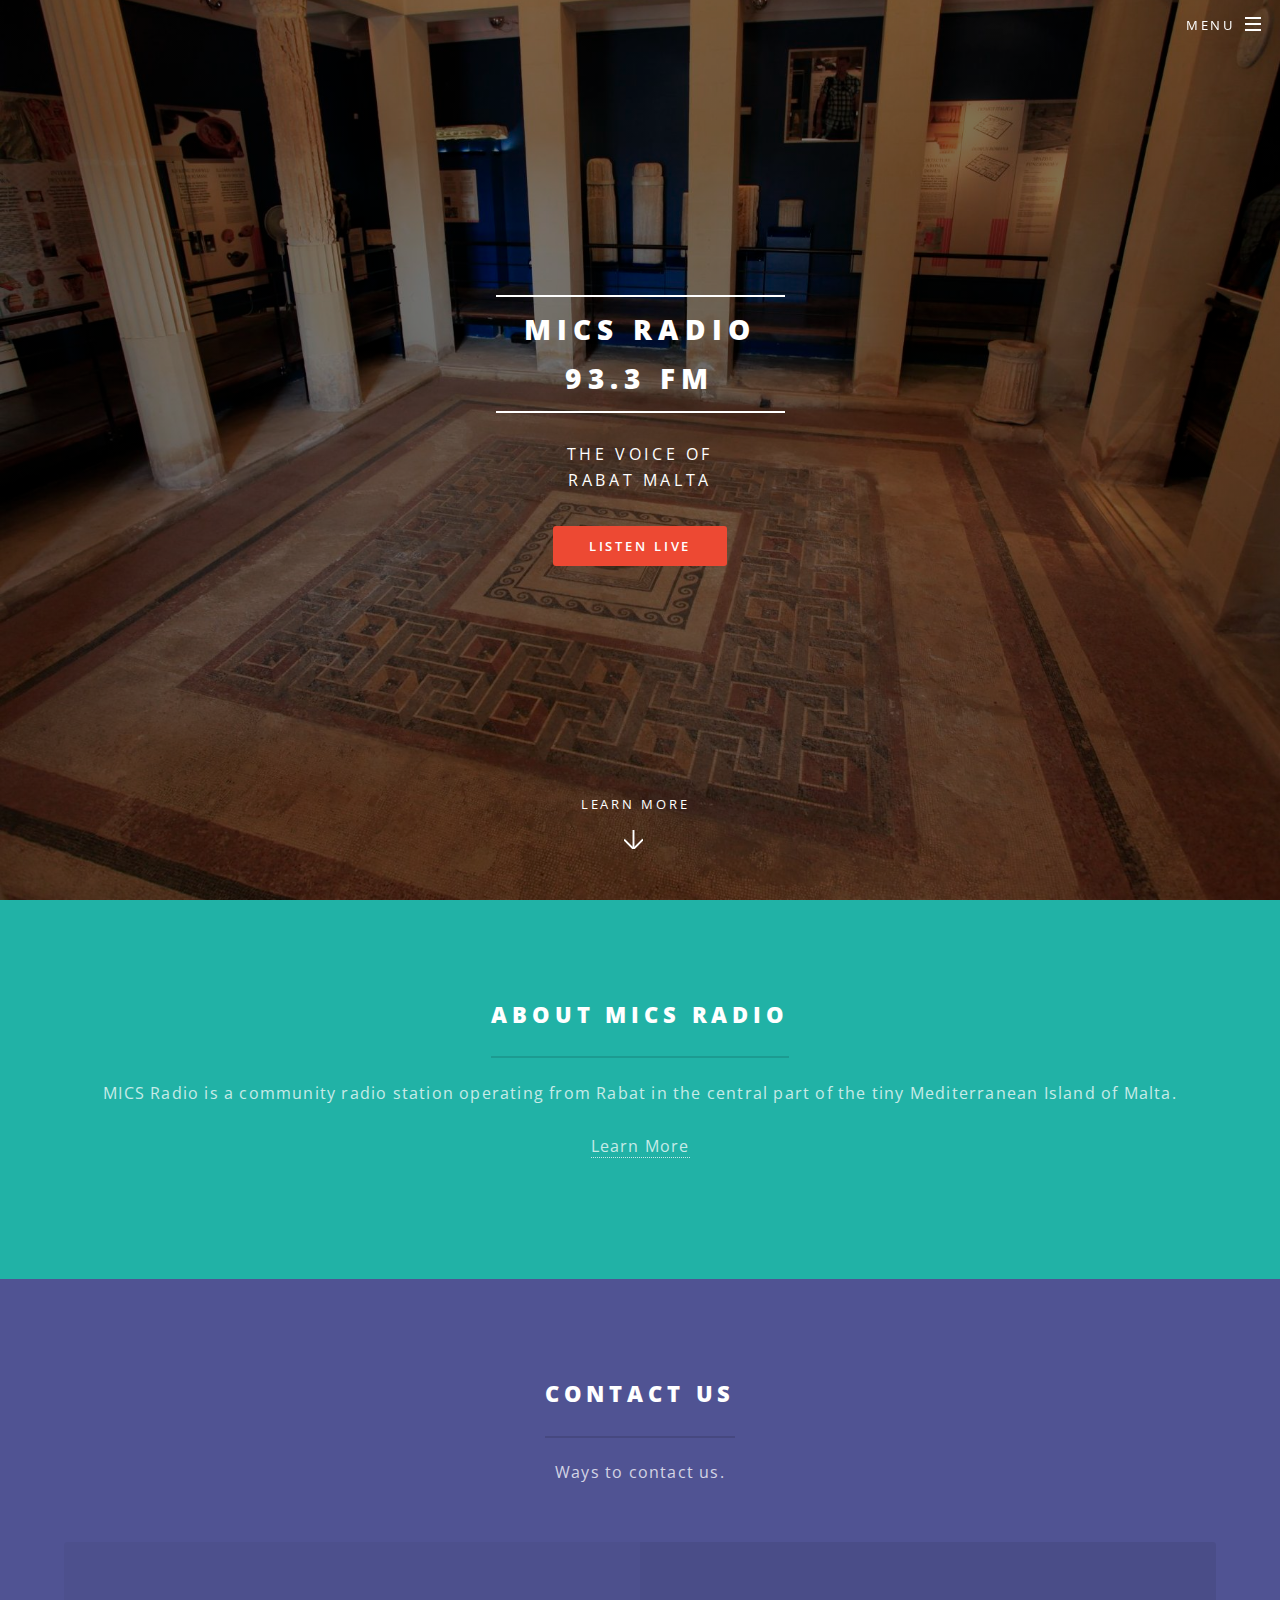
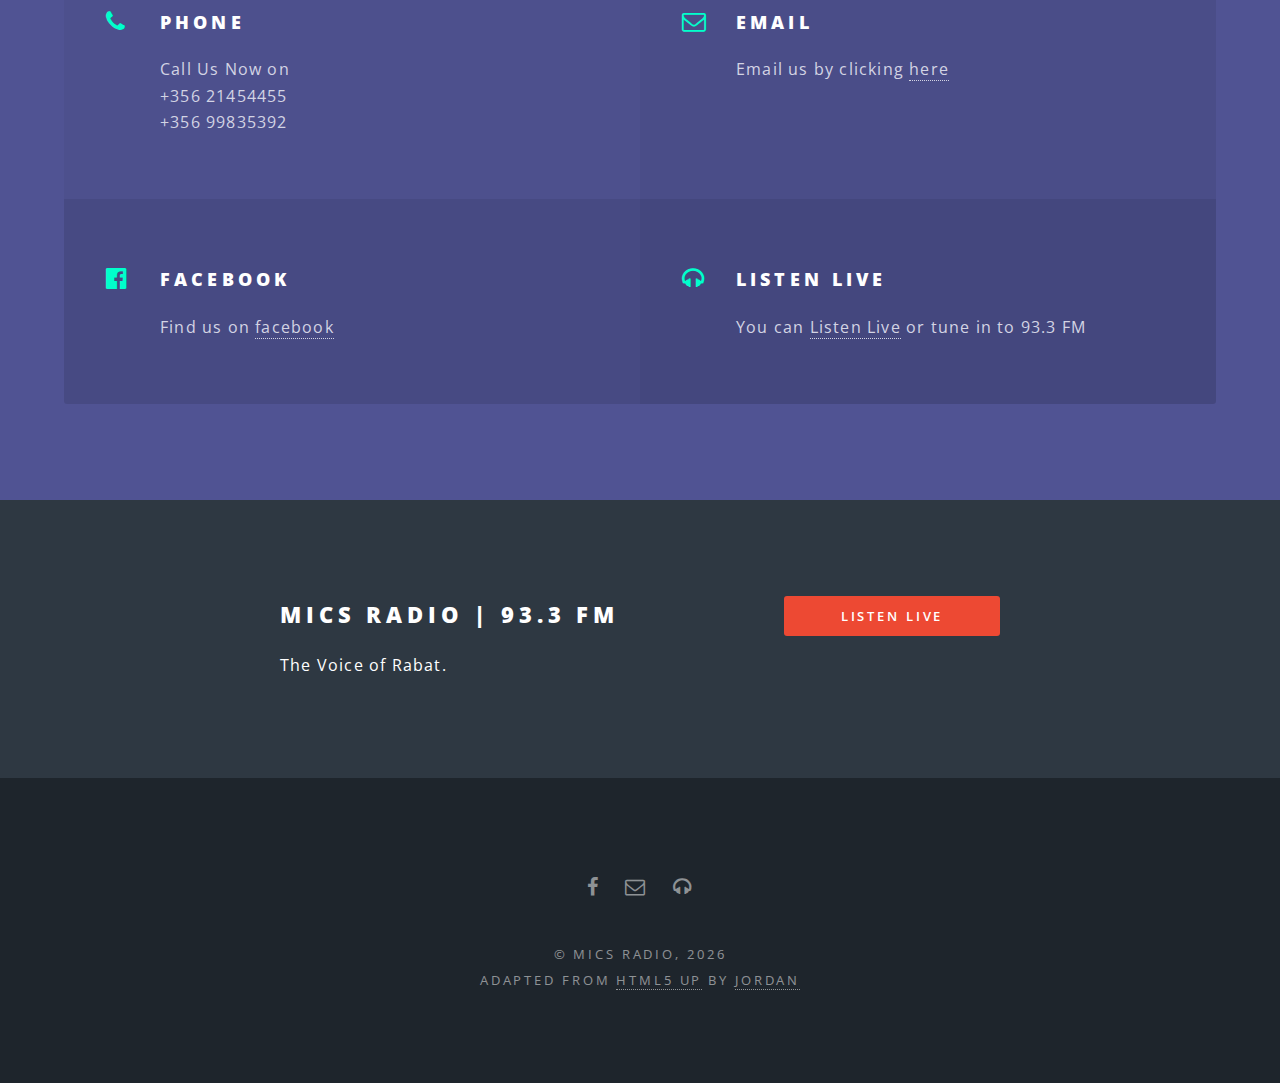
<file: index.html>
<!DOCTYPE HTML>
<html>
	<head>
		<title>MICS Radio Rabat | 93.3 FM</title>
		<meta charset="utf-8" />
		<meta name="viewport" content="width=device-width, initial-scale=1" />
		<meta name="description" content="MICS Radio Rabat 93.3 FM | The voice of Rabat, Malta" />
		<meta name="keywords" content="radio, community, rabat, malta, gozo" />
		<!--[if lte IE 8]><script src="css/ie/html5shiv.js"></script><![endif]-->
		<link rel="stylesheet" href="css/style.css" />
		<!--[if lte IE 9]><link rel="stylesheet" href="css/ie/v9.css" /><![endif]-->
		<!--[if lte IE 8]><link rel="stylesheet" href="css/ie/v8.css" /><![endif]-->
	</head>
	<body class="landing">

		<!-- Page Wrapper -->
			<div id="page-wrapper">

				<!-- Header -->
					<header id="header" class="alt">
						<h1><a href="index.html">MICS Radio | 93.3 FM</a></h1>
						<nav id="nav">
							<ul>
								<li class="special">
									<a href="#" class="menuToggle"><span>Menu</span></a>
									<div id="menu">
										<ul>
											<li><a href="index.html">Home</a></li>
											<li><a href="about.html">About</a></li>
											<li><a href="schedule.html">Schedule</a></li>
											<li><a href="listen.html">Listen Live</a></li>
											<li><a href="services.html">Services</a></li>
                                            <li><a href="#contact">Contact Us</a></li>
										</ul>
									</div>
								</li>
							</ul>
						</nav>
					</header>

				<!-- Banner -->
					<section id="banner">
						<div class="inner">
							<h2>MICS Radio <br />93.3 FM</h2>
							<p>The Voice of<br />
							Rabat Malta</p>
							<ul class="actions">
								<li><a href="listen.html" class="button special">Listen Live</a></li>
							</ul>
						</div>
						<a href="#one" class="more scrolly">Learn More</a>
					</section>

				<!-- One -->
					<section id="one" class="wrapper style1 special">
						<div class="inner">
							<header class="major">
								<h2>About MICS Radio</h2>
								<p>MICS Radio is a community radio station operating from Rabat in the central part of the tiny Mediterranean Island of Malta.<br /> <br />
                                    <a href="about.html">Learn More</a>
							</header>
							<!--<ul class="icons major">
								<li><span class="icon fa-sliders major style1"><span class="label">Lorem</span></span></li>
								<li><span class="icon fa-diamond major style2"><span class="label">Ipsum</span></span></li>
								<li><span class="icon fa-code major style3"><span class="label">Dolor</span></span></li>
							</ul>-->
						</div>
					</section>

				<!-- Two
					<section id="two" class="wrapper alt style2">
						<section class="spotlight">
							<div class="image"><img src="images/pic01.jpg" alt="" /></div><div class="content">
								<h2>Magna primis lobortis<br />
								sed ullamcorper</h2>
								<p>Aliquam ut ex ut augue consectetur interdum. Donec hendrerit imperdiet. Mauris eleifend fringilla nullam aenean mi ligula.</p>
							</div>
						</section>
						<section class="spotlight">
							<div class="image"><img src="images/pic02.jpg" alt="" /></div><div class="content">
								<h2>Tortor dolore feugiat<br />
								elementum magna</h2>
								<p>Aliquam ut ex ut augue consectetur interdum. Donec hendrerit imperdiet. Mauris eleifend fringilla nullam aenean mi ligula.</p>
							</div>
						</section>
						<section class="spotlight">
							<div class="image"><img src="images/pic03.jpg" alt="" /></div><div class="content">
								<h2>Augue eleifend aliquet<br />
								sed condimentum</h2>
								<p>Aliquam ut ex ut augue consectetur interdum. Donec hendrerit imperdiet. Mauris eleifend fringilla nullam aenean mi ligula.</p>
							</div>
						</section>
					</section>-->
                
				<!-- Contact -->
					<section id="contact" class="wrapper style3 special">
						<div class="inner">
							<header class="major">
								<h2>Contact Us</h2>
								<p>Ways to contact us.</p>
							</header>
							<ul class="features">
								<li class="icon fa-phone">
									<h3>Phone</h3>
                                    <p>Call Us Now on <br />+356 21454455 <br />+356 99835392</p>
								</li>
								<li class="icon fa-envelope-o">
									<h3>email</h3>
									<p>Email us by clicking <a href="mailto:joegmicallef@hotmail.com">here</a></p>
								</li>
								<li class="icon fa-facebook-official">
									<h3>Facebook</h3>
									<p>Find us on <a href="http://www.facebook.com/micsradiomalta" target=_"blank">facebook</a></p>
								</li>
								<li class="icon fa-headphones">
									<h3>Listen Live</h3>
									<p>You can <a href="listen.html">Listen Live</a> or tune in to 93.3 FM</p>
								</li>
								<!--<li class="icon fa-heart-o">
									<h3>Aenean Primis</h3>
									<p>Augue consectetur sed interdum imperdiet et ipsum. Mauris lorem tincidunt nullam amet leo Aenean ligula consequat consequat.</p>
								</li>
								<li class="icon fa-flag-o">
									<h3>Tortor Ut</h3>
									<p>Augue consectetur sed interdum imperdiet et ipsum. Mauris lorem tincidunt nullam amet leo Aenean ligula consequat consequat.</p>
								</li>-->
							</ul>
                            
						</div>
					</section>

				<!-- CTA -->
					<section id="cta" class="wrapper style4">
						<div class="inner">
							<header>
                                <h2>MICS Radio | 93.3 FM</h2>
								<p>The Voice of Rabat.</p>
							</header>
							<ul class="actions vertical">
								<li><a href="listen.html" class="button fit special">Listen Live</a></li>
							</ul>
						</div>
					</section>

				<!-- Footer -->
                <footer id="footer">
                    <ul class="icons">
                        <li><a href="http://www.facebook.com/micsradiomalta" class="icon fa-facebook" target="_blank"><span class="label">Facebook</span></a></li>
                        <li><a href="mailto:joegmicallef@hotmail.com" class="icon fa-envelope-o"><span class="label">Email</span></a></li>
                        <li><a href="listen.html" class="icon fa-headphones"><span class="label">Listen Live</span></a></li>
                    </ul>
                    <ul class="copyright">
                        &copy; MICS Radio, <script language="JavaScript" type="text/javascript">
                            now = new Date
                            theYear=now.getYear()
                            if (theYear < 1900)
                            theYear=theYear+1900
                            document.write(theYear)
                            </script><br />Adapted from <a href="http://html5up.net" target="_blank">HTML5 UP</a> by <a href="http://www.jordanleegauci.com" target="_blank">Jordan</a>
                    </ul>
                </footer>

			</div>

		<!-- Scripts -->
			<script src="js/jquery.min.js"></script>
			<script src="js/jquery.scrollex.min.js"></script>
			<script src="js/jquery.scrolly.min.js"></script>
			<script src="js/skel.min.js"></script>
			<script src="js/init.js"></script>

	</body>
</html>
</file>
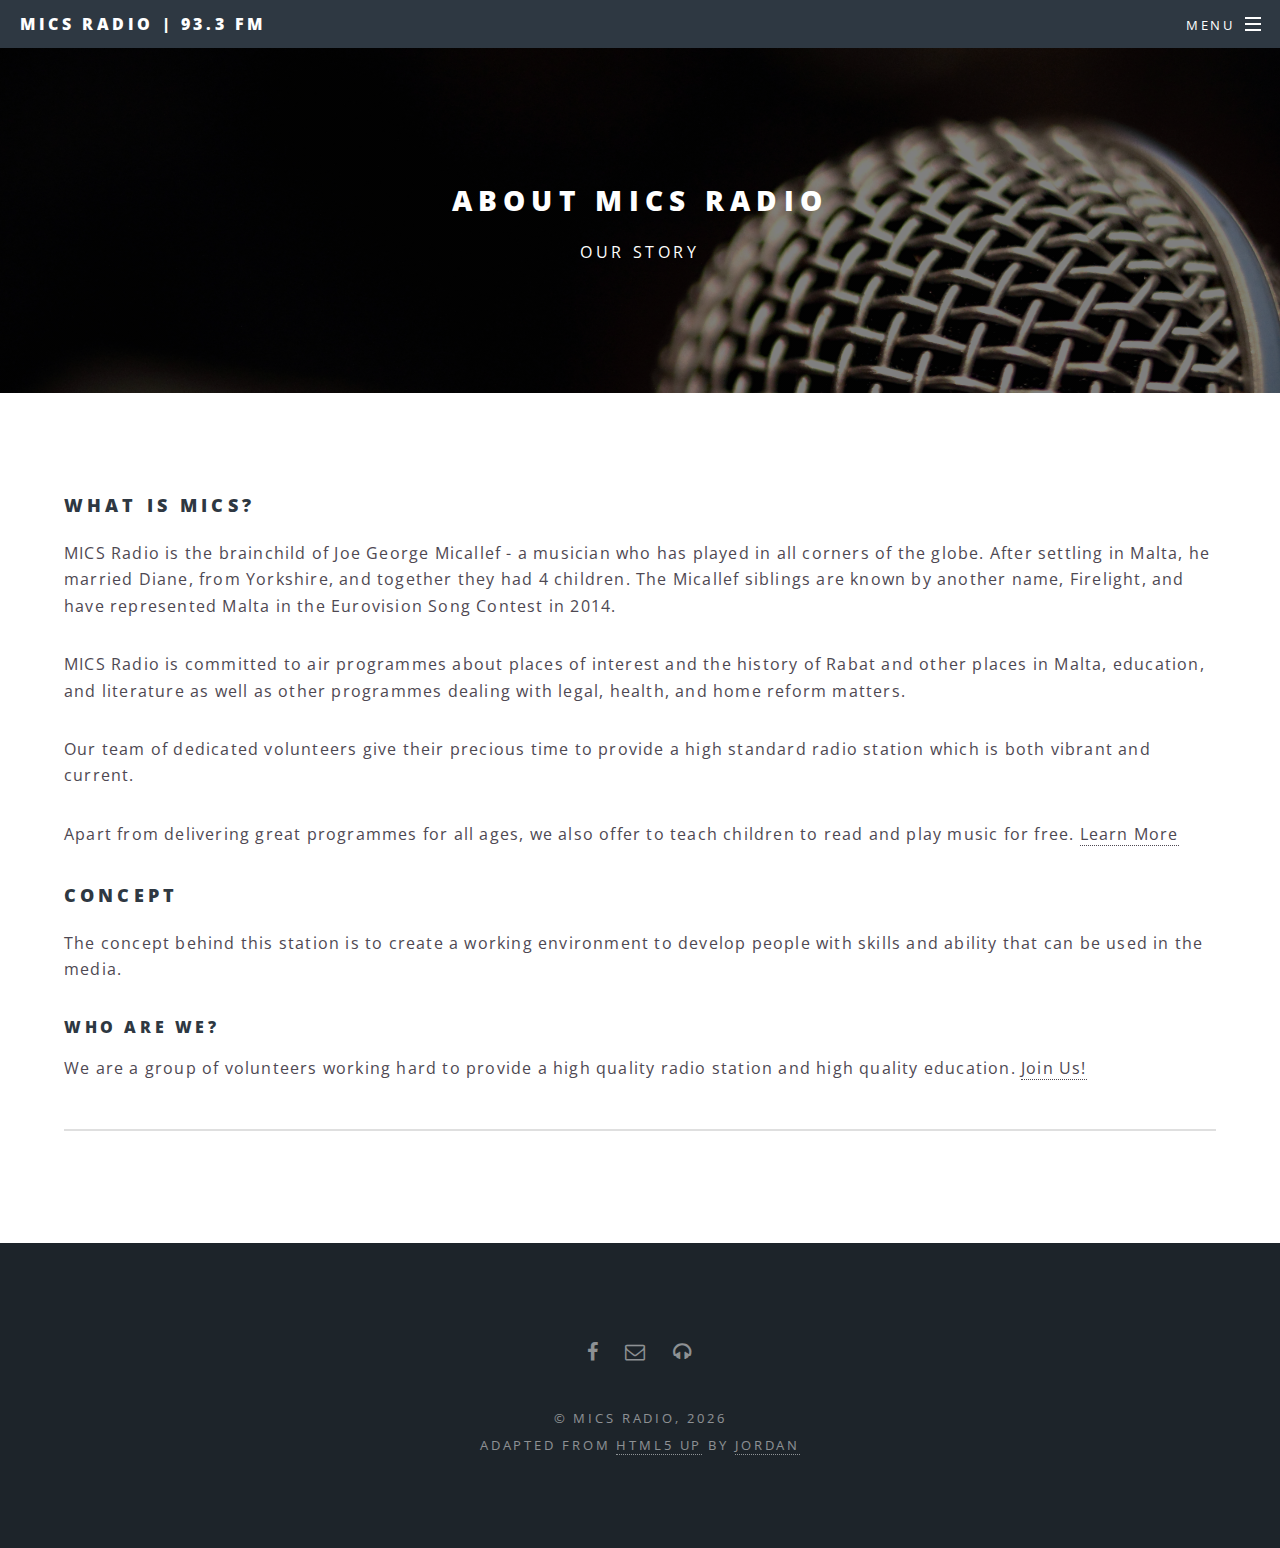
<file: about.html>
<!DOCTYPE HTML>
<!--
	Spectral by HTML5 UP
	html5up.net | @n33co
	Free for personal and commercial use under the CCA 3.0 license (html5up.net/license)
-->
<html>
	<head>
        <title>About MICS Radio | 93.3 FM</title>
		<meta charset="utf-8" />
		<meta name="viewport" content="width=device-width, initial-scale=1" />
        <meta name="description" content="MICS Radio Rabat 93.3 FM | The voice of Rabat, Malta" />
        <meta name="keywords" content="radio, community, rabat, malta, gozo" />
		<!--[if lte IE 8]><script src="css/ie/html5shiv.js"></script><![endif]-->
		<link rel="stylesheet" href="css/style.css" />
		<!--[if lte IE 9]><link rel="stylesheet" href="css/ie/v9.css" /><![endif]-->
		<!--[if lte IE 8]><link rel="stylesheet" href="css/ie/v8.css" /><![endif]-->
	</head>
	<body>

		<!-- Page Wrapper -->
			<div id="page-wrapper">

        <!-- Header -->
        <header id="header">
            <h1><a href="index.html">MICS Radio | 93.3 FM</a></h1>
            <nav id="nav">
                <ul>
                    <li class="special">
                        <a href="#" class="menuToggle"><span>Menu</span></a>
                        <div id="menu">
                            <ul>
                            <li><a href="index.html">Home</a></li>
                            <li><a href="about.html">About</a></li>
                            <li><a href="schedule.html">Schedule</a></li>
                            <li><a href="listen.html">Listen Live</a></li>
                            <li><a href="services.html">Services</a></li>
                            <li><a href="#contact">Contact Us</a></li>
                            </ul>
                        </div>
                    </li>
                </ul>
            </nav>
        </header>

				<!-- Main -->
					<article id="mainabout">
						<header>
							<h2>About MICS Radio</h2>
							<p>Our Story</p>
						</header>
						<section class="wrapper style5">
							<div class="inner">

								<h3>What is MICS?</h3>
                                <p>MICS Radio is the brainchild of Joe George Micallef - a musician who has played in all corners of the globe. After settling in Malta, he married Diane, from Yorkshire, and together they had 4 children. The Micallef siblings are known by another name, Firelight, and have represented Malta in the Eurovision Song Contest in 2014.</p>
                                
                                <p>MICS Radio is committed to air programmes about places of interest and the history of Rabat and other places in Malta, education, and literature as well as other programmes dealing with legal, health, and home reform matters.</p>
                                
                                <p>Our team of dedicated volunteers give their precious time to provide a high standard radio station which is both vibrant and current.</p>
                                
                                <p>Apart from delivering great programmes for all ages, we also offer to teach children to read and play music for free. <a href="services.html">Learn More</a>
                                </p>
                                <h3>Concept</h3>
                                <p>The concept behind this station is to create a working environment to develop people with skills and ability that can be used in the media.</p>

								<h4>Who are we?</h4>
								<p>We are a group of volunteers working hard to provide a high quality radio station and high quality education. <a href="mailto:joegmicallef@hotmail.com">Join Us!</a></p>
                                
                                <hr />
                                
                               <!-- <h3>About Rabat, Malta</h3>-->
                                
							</div>
						</section>
					</article>

				<!-- Footer -->
                <footer id="footer">
                    <ul class="icons">
                        <li><a href="http://www.facebook.com/micsradiomalta" class="icon fa-facebook" target="_blank"><span class="label">Facebook</span></a></li>
                        <li><a href="mailto:joegmicallef@hotmail.com" class="icon fa-envelope-o"><span class="label">Email</span></a></li>
                        <li><a href="listen.html" class="icon fa-headphones"><span class="label">Listen Live</span></a></li>
                    </ul>
                    <ul class="copyright">
                        &copy; MICS Radio, <script language="JavaScript" type="text/javascript">
                            now = new Date
                            theYear=now.getYear()
                            if (theYear < 1900)
                            theYear=theYear+1900
                            document.write(theYear)
                            </script><br />Adapted from <a href="http://html5up.net" target="_blank">HTML5 UP</a> by <a href="http://www.jordanleegauci.com" target="_blank">Jordan</a>
                    </ul>
                </footer>

			</div>

		<!-- Scripts -->
			<script src="js/jquery.min.js"></script>
			<script src="js/jquery.scrollex.min.js"></script>
			<script src="js/jquery.scrolly.min.js"></script>
			<script src="js/skel.min.js"></script>
			<script src="js/init.js"></script>

	</body>
</html>
</file>
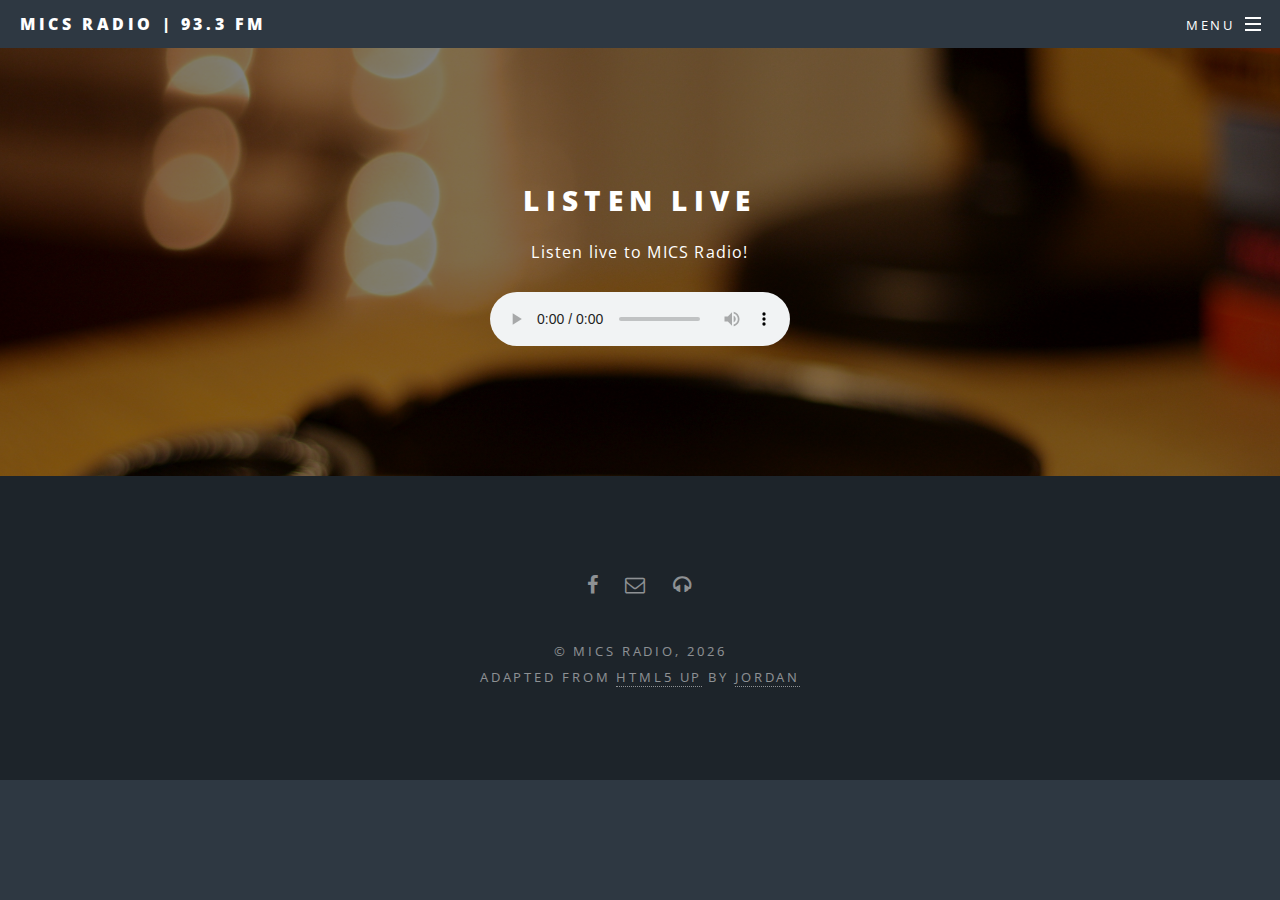
<file: listen.html>
<!DOCTYPE HTML>
<!--
	Spectral by HTML5 UP
	html5up.net | @n33co
	Free for personal and commercial use under the CCA 3.0 license (html5up.net/license)
 -->
<html>
    <head>
        <title>Listen to MICS Radio | 93.3 FM</title>
        <meta charset="utf-8" />
        <meta name="viewport" content="width=device-width, initial-scale=1" />
        <meta name="description" content="" />
        <meta name="keywords" content="" />
        <!--[if lte IE 8]><script src="css/ie/html5shiv.js"></script><![endif]-->
        <link rel="stylesheet" href="css/style.css" />
        <!--[if lte IE 9]><link rel="stylesheet" href="css/ie/v9.css" /><![endif]-->
        <!--[if lte IE 8]><link rel="stylesheet" href="css/ie/v8.css" /><![endif]-->
    </head>
    <body>
        
        <!-- Page Wrapper -->
        <div id="page-wrapper">
            
            <!-- Header -->
            <header id="header">
                <h1><a href="index.html">MICS Radio | 93.3 FM</a></h1>
                <nav id="nav">
                    <ul>
                        <li class="special">
                            <a href="#" class="menuToggle"><span>Menu</span></a>
                            <div id="menu">
                                <ul>
                                    <li><a href="index.html">Home</a></li>
                                    <li><a href="about.html">About</a></li>
                                    <li><a href="schedule.html">Schedule</a></li>
                                    <li><a href="listen.html">Listen Live</a></li>
                                    <li><a href="services.html">Services</a></li>
                                    <li><a href="index.html#contact">Contact Us</a></li>
                                </ul>
                            </div>
                        </li>
                    </ul>
                </nav>
            </header>
            
            <!-- Main -->
            <article id="mainlisten">
                <header>
                    <h2>Listen Live</h2>
                    <section>
                       <!-- <center>
                            Listen live to MICS Radio!<br /><br />
                            <audio controls autoplay src="http://micsradio.ddns.net:90/;">
                                Your browser does not support the audio element.</audio>
                        </center>-->
                       <center>
                           Listen live to MICS Radio!<br /><br />
                           <audio controls autoplay>
                               <source src="http://micsradio.ddns.net:90/(null)">
                                   </audio><br /><br />
                           <!--<a href="mms://micsradio.ddns.net:95">Click Here</a> to open an external player. -->
                       </center>
                       
                    </section>
                </header>
                
<!--                <section class="wrapper style5">-->
<!--                    <div class="inner">-->
<!--                        <section>-->
<!--                            <center>-->
<!--                                Listen live to MICS Radio!<br />-->
<!--                            <audio controls autoplay src="http://micsradio.ddns.net:90/;">-->
<!--                            Your browser does not support the audio element.</audio>-->
<!--                            </center>-->
<!--                        </section>-->
<!--                    </div>-->
<!--                </section>-->

                </div>
        </section>
        
        </article>
        
        <!-- Footer -->
        <footer id="footer">
            <ul class="icons">
                <li><a href="http://www.facebook.com/micsradiomalta" class="icon fa-facebook" target="_blank"><span class="label">Facebook</span></a></li>
                <li><a href="mailto:joegmicallef@hotmail.com" class="icon fa-envelope-o"><span class="label">Email</span></a></li>
                <li><a href="listen.html" class="icon fa-headphones"><span class="label">Listen Live</span></a></li>
            </ul>
            <ul class="copyright">
                &copy; MICS Radio, <script language="JavaScript" type="text/javascript">
                    now = new Date
                    theYear=now.getYear()
                    if (theYear < 1900)
                    theYear=theYear+1900
                    document.write(theYear)
                    </script><br />Adapted from <a href="http://html5up.net" target="_blank">HTML5 UP</a> by <a href="http://www.jordanleegauci.com" target="_blank">Jordan</a>
            </ul>
        </footer>
        
        </div>
        
        <!-- Scripts -->
        <script src="js/jquery.min.js"></script>
        <script src="js/jquery.scrollex.min.js"></script>
        <script src="js/jquery.scrolly.min.js"></script>
        <script src="js/skel.min.js"></script>
        <script src="js/init.js"></script>
        
    </body>
</html>
</file>
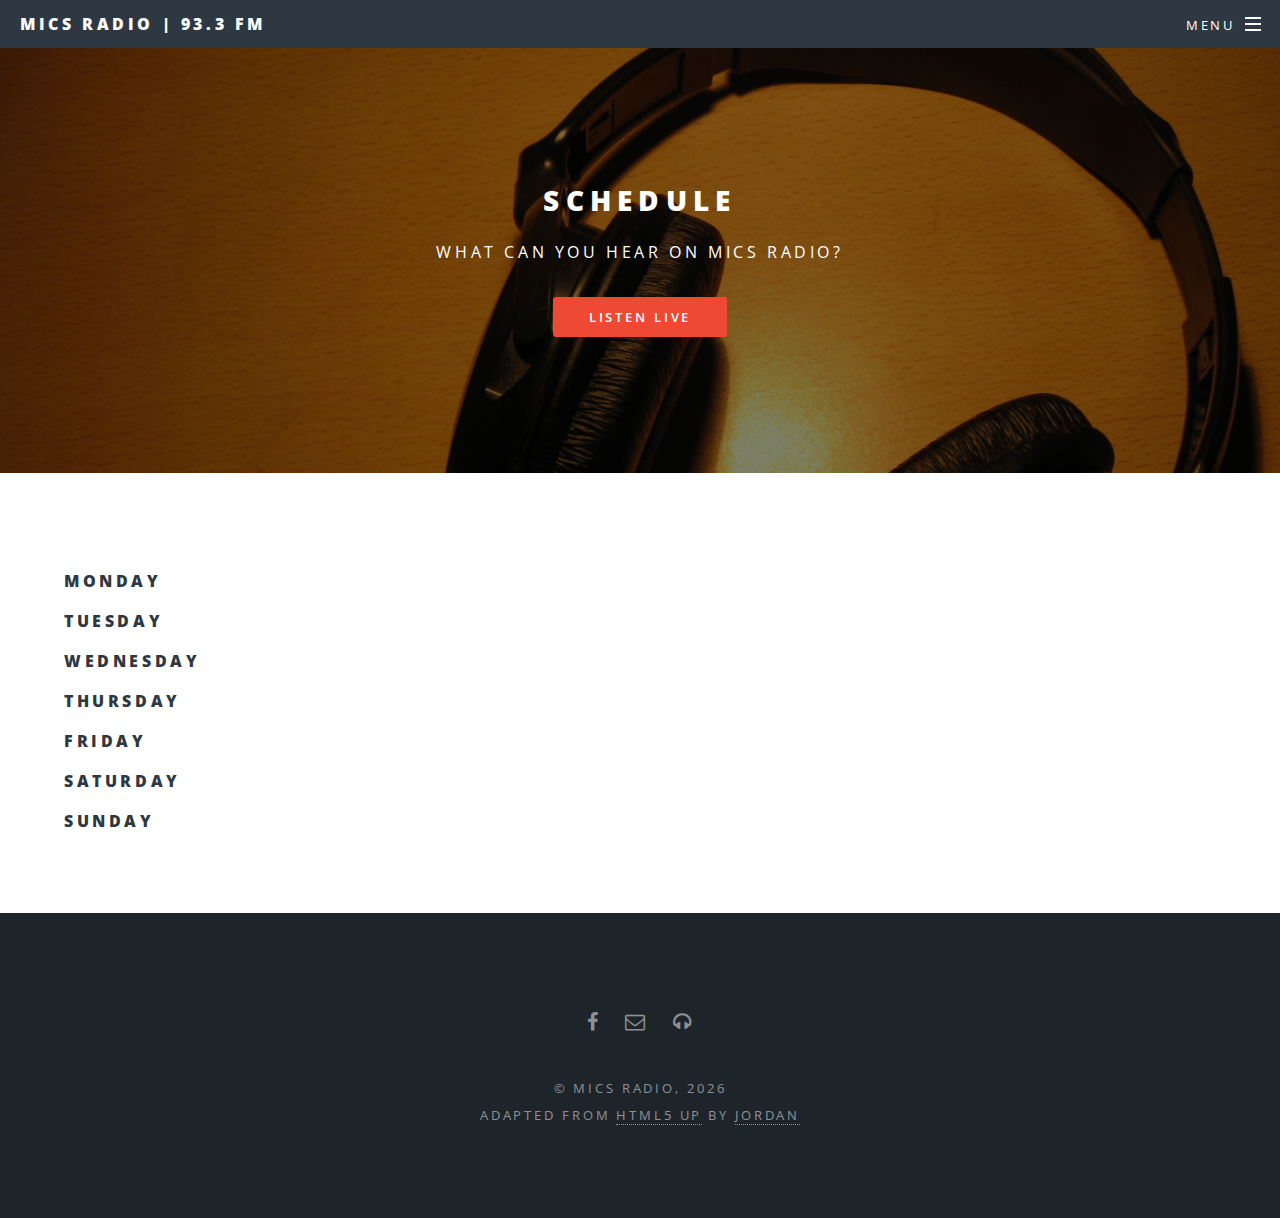
<file: schedule.html>
<!DOCTYPE HTML>
<!--
	Spectral by HTML5 UP
	html5up.net | @n33co
	Free for personal and commercial use under the CCA 3.0 license (html5up.net/license)
-->
<html>
	<head>
		<title>Schedule MICS Radio | 93.3 FM</title>
        <meta charset="utf-8" />
        <meta name="viewport" content="width=device-width, initial-scale=1" />
        <meta name="description" content="MICS Radio Rabat 93.3 FM | The voice of Rabat, Malta" />
        <meta name="keywords" content="radio, community, rabat, malta, gozo" />
		<!--[if lte IE 8]><script src="css/ie/html5shiv.js"></script><![endif]-->
		<link rel="stylesheet" href="css/style.css" />
		<!--[if lte IE 9]><link rel="stylesheet" href="css/ie/v9.css" /><![endif]-->
		<!--[if lte IE 8]><link rel="stylesheet" href="css/ie/v8.css" /><![endif]-->
	</head>
	<body>

		<!-- Page Wrapper -->
			<div id="page-wrapper">

				<!-- Header -->
                <header id="header">
                    <h1><a href="index.html">MICS Radio | 93.3 FM</a></h1>
                    <nav id="nav">
                        <ul>
                            <li class="special">
                                <a href="#" class="menuToggle"><span>Menu</span></a>
                                <div id="menu">
                                    <ul>
                                        <li><a href="index.html">Home</a></li>
                                        <li><a href="about.html">About</a></li>
                                        <li><a href="schedule.html">Schedule</a></li>
                                        <li><a href="listen.html">Listen Live</a></li>
                                        <li><a href="services.html">Services</a></li>
                                        <li><a href="index.html#contact">Contact Us</a></li>
                                    </ul>
                                </div>
                            </li>
                        </ul>
                    </nav>
                </header>

				<!-- Main -->
					<article id="mainschedule">
						<header>
							<h2>Schedule</h2>
							<p>What can you hear on MICS Radio?</p>
                            <ul class="actions">
                                <li><a href="listen.html" class="button special">Listen Live</a></li>
                            </ul>
						</header>
						
                        <section class="wrapper style5">
							<div class="inner">
								<section>
									<h4>Monday</h4>
									<h4>Tuesday</h4>
                                    <h4>Wednesday</h4>
                                    <h4>Thursday</h4>
                                    <h4>Friday</h4>
                                    <h4>Saturday</h4>
                                    <h4>Sunday</h4>
								</section>
                                </div>
                                </section>

							</div>
						</section>
                        
					</article>

				<!-- Footer -->
                <footer id="footer">
                    <ul class="icons">
                        <li><a href="http://www.facebook.com/micsradiomalta" class="icon fa-facebook" target="_blank"><span class="label">Facebook</span></a></li>
                        <li><a href="mailto:joegmicallef@hotmail.com" class="icon fa-envelope-o"><span class="label">Email</span></a></li>
                        <li><a href="listen.html" class="icon fa-headphones"><span class="label">Listen Live</span></a></li>
                    </ul>
                    <ul class="copyright">
                        &copy; MICS Radio, <script language="JavaScript" type="text/javascript">
                            now = new Date
                            theYear=now.getYear()
                            if (theYear < 1900)
                            theYear=theYear+1900
                            document.write(theYear)
                            </script><br />Adapted from <a href="http://html5up.net" target="_blank">HTML5 UP</a> by <a href="http://www.jordanleegauci.com" target="_blank">Jordan</a>
                    </ul>
                </footer>
			</div>

		<!-- Scripts -->
			<script src="js/jquery.min.js"></script>
			<script src="js/jquery.scrollex.min.js"></script>
			<script src="js/jquery.scrolly.min.js"></script>
			<script src="js/skel.min.js"></script>
			<script src="js/init.js"></script>

	</body>
</html>
</file>
<file: css/ie/v9.css>
/*
	Spectral by HTML5 UP
	html5up.net | @n33co
	Free for personal and commercial use under the CCA 3.0 license (html5up.net/license)
*/

/* Spotlight */

	.spotlight {
		display: block;
	}

		.spotlight .image {
			display: inline-block;
			vertical-align: top;
		}

		.spotlight .content {
			padding: 4em 4em 2em 4em;
			display: inline-block;
		}

		.spotlight:after {
			clear: both;
			content: '';
			display: block;
		}

/* Features */

	.features {
		display: block;
	}

		.features li {
			float: left;
		}

		.features:after {
			content: '';
			display: block;
			clear: both;
		}

/* Banner + Wrapper (style4) */

	#banner,
	.wrapper.style4 {
		background-image: url("../../images/banner.jpg");
		background-position: center center;
		background-repeat: no-repeat;
		background-size: cover;
		position: relative;
	}

		#banner:before,
		.wrapper.style4:before {
			background: #000000;
			content: '';
			height: 100%;
			left: 0;
			opacity: 0.5;
			position: absolute;
			top: 0;
			width: 100%;
		}

		#banner .inner,
		.wrapper.style4 .inner {
			position: relative;
			z-index: 1;
		}

/* Banner */

	#banner {
		padding: 14em 0 12em 0;
		height: auto;
	}

		#banner:after {
			display: none;
		}

/* CTA */

	#cta .inner header {
		float: left;
	}

	#cta .inner .actions {
		float: left;
	}

	#cta .inner:after {
		clear: both;
		content: '';
		display: block;
	}

/* Main */

	#main > header {
		background-image: url("../../images/banner.jpg");
		background-position: center center;
		background-repeat: no-repeat;
		background-size: cover;
		position: relative;
	}

		#main > header:before {
			background: #000000;
			content: '';
			height: 100%;
			left: 0;
			opacity: 0.5;
			position: absolute;
			top: 0;
			width: 100%;
		}

		#main > header > * {
			position: relative;
			z-index: 1;
		}
</file>
<file: css/ie/v8.css>
/*
	Spectral by HTML5 UP
	html5up.net | @n33co
	Free for personal and commercial use under the CCA 3.0 license (html5up.net/license)
*/

/* Icon */

	.icon.major {
		border: none;
	}

		.icon.major:before {
			font-size: 3em;
		}

/* Form */

	label {
		color: #2E3842;
	}

	input[type="text"],
	input[type="password"],
	input[type="email"],
	select,
	textarea {
		border: solid 1px #dfdfdf;
	}

/* Button */

	input[type="submit"],
	input[type="reset"],
	input[type="button"],
	button,
	.button {
		border: solid 2px #dfdfdf;
	}

		input[type="submit"].special,
		input[type="reset"].special,
		input[type="button"].special,
		button.special,
		.button.special {
			border: 0 !important;
		}

/* Page Wrapper + Menu */

	#menu {
		display: none;
	}

	body.is-menu-visible #menu {
		display: block;
	}

/* Header */

	#header nav > ul > li > a.menuToggle:after {
		display: none;
	}

/* Banner + Wrapper (style4) */

	#banner,
	.wrapper.style4 {
		-ms-behavior: url("css/ie/backgroundsize.min.htc");
	}

		#banner:before,
		.wrapper.style4:before {
			display: none;
		}

/* Banner */

	#banner .more {
		height: 4em;
	}

		#banner .more:after {
			display: none;
		}

/* Main */

	#main > header {
		-ms-behavior: url("css/ie/backgroundsize.min.htc");
	}

		#main > header:before {
			display: none;
		}
</file>
<file: css/style.css>
@charset "UTF-8";
@import url(font-awesome.min.css);
@import url("http://fonts.googleapis.com/css?family=Open+Sans:400,400italic,600,600italic,800,800italic");

/*
	Spectral by HTML5 UP
	html5up.net | @n33co
	Free for personal and commercial use under the CCA 3.0 license (html5up.net/license)
*/

/* IE Viewport Fix */

	@-ms-viewport {
  		width: device-width;
	}

/* Reset */

	html, body, div, span, applet, object, iframe, h1, h2, h3, h4, h5, h6, p, blockquote, pre, a, abbr, acronym, address, big, cite, code, del, dfn, em, img, ins, kbd, q, s, samp, small, strike, strong, sub, sup, tt, var, b, u, i, center, dl, dt, dd, ol, ul, li, fieldset, form, label, legend, table, caption, tbody, tfoot, thead, tr, th, td, article, aside, canvas, details, embed, figure, figcaption, footer, header, hgroup, menu, nav, output, ruby, section, summary, time, mark, audio, video {
		margin: 0;
		padding: 0;
		border: 0;
		font-size: 100%;
		font: inherit;
		vertical-align: baseline;
	}

	article, aside, details, figcaption, figure, footer, header, hgroup, menu, nav, section {
		display: block;
	}

	body {
		line-height: 1;
	}

	ol, ul {
		list-style: none;
	}

	blockquote, q {
		quotes: none;
	}

	blockquote:before, blockquote:after, q:before, q:after {
		content: '';
		content: none;
	}

	table {
		border-collapse: collapse;
		border-spacing: 0;
	}

	body {
		-webkit-text-size-adjust: none;
	}

/* Box Model */

	*, *:before, *:after {
		-moz-box-sizing: border-box;
		-webkit-box-sizing: border-box;
		-ms-box-sizing: border-box;
		box-sizing: border-box;
	}

/* Basic */

	body {
		background: #2e3842;
	}

		body.is-loading *, body.is-loading *:before, body.is-loading *:after {
			-moz-animation: none !important;
			-webkit-animation: none !important;
			-ms-animation: none !important;
			animation: none !important;
			-moz-transition: none !important;
			-webkit-transition: none !important;
			-ms-transition: none !important;
			transition: none !important;
		}

	body, input, select, textarea {
		color: #fff;
		font-family: "Open Sans", Helvetica, sans-serif;
		font-size: 15pt;
		font-weight: 400;
		letter-spacing: 0.075em;
		line-height: 1.65em;
	}

		@media screen and (max-width: 1680px) {
			body, input, select, textarea {
				font-size: 13pt;
			}
		}

		@media screen and (max-width: 1280px) {
			body, input, select, textarea {
				font-size: 12pt;
			}
		}

		@media screen and (max-width: 736px) {
			body, input, select, textarea {
				font-size: 11pt;
				letter-spacing: 0.0375em;
			}
		}

	a {
		-moz-transition: color 0.2s ease, border-bottom-color 0.2s ease;
		-webkit-transition: color 0.2s ease, border-bottom-color 0.2s ease;
		-ms-transition: color 0.2s ease, border-bottom-color 0.2s ease;
		transition: color 0.2s ease, border-bottom-color 0.2s ease;
		border-bottom: dotted 1px;
		color: inherit;
		text-decoration: none;
	}

		a:hover {
			border-bottom-color: transparent;
		}

	strong, b {
		color: #fff;
		font-weight: 600;
	}

	em, i {
		font-style: italic;
	}

	p {
		margin: 0 0 2em 0;
	}

	h1, h2, h3, h4, h5, h6 {
		color: #fff;
		font-weight: 800;
		letter-spacing: 0.225em;
		line-height: 1em;
		margin: 0 0 1em 0;
		text-transform: uppercase;
	}

		h1 a, h2 a, h3 a, h4 a, h5 a, h6 a {
			color: inherit;
			text-decoration: none;
		}

	h2 {
		font-size: 1.35em;
		line-height: 1.75em;
	}

		@media screen and (max-width: 736px) {
			h2 {
				font-size: 1.1em;
				line-height: 1.65em;
			}
		}

	h3 {
		font-size: 1.15em;
		line-height: 1.75em;
	}

		@media screen and (max-width: 736px) {
			h3 {
				font-size: 1em;
				line-height: 1.65em;
			}
		}

	h4 {
		font-size: 1em;
		line-height: 1.5em;
	}

	h5 {
		font-size: 0.8em;
		line-height: 1.5em;
	}

	h6 {
		font-size: 0.7em;
		line-height: 1.5em;
	}

	sub {
		font-size: 0.8em;
		position: relative;
		top: 0.5em;
	}

	sup {
		font-size: 0.8em;
		position: relative;
		top: -0.5em;
	}

	hr {
		border: 0;
		border-bottom: solid 2px #fff;
		margin: 3em 0;
	}

		hr.major {
			margin: 4.5em 0;
		}

	blockquote {
		border-left: solid 4px #fff;
		font-style: italic;
		margin: 0 0 2em 0;
		padding: 0.5em 0 0.5em 2em;
	}

	code {
		background: rgba(144, 144, 144, 0.25);
		border-radius: 3px;
		font-family: "Courier New", monospace;
		font-size: 0.9em;
		letter-spacing: 0;
		margin: 0 0.25em;
		padding: 0.25em 0.65em;
	}

	pre {
		-webkit-overflow-scrolling: touch;
		font-family: "Courier New", monospace;
		font-size: 0.9em;
		margin: 0 0 2em 0;
	}

		pre code {
			display: block;
			line-height: 1.75em;
			padding: 1em 1.5em;
			overflow-x: auto;
		}

	.align-left {
		text-align: left;
	}

	.align-center {
		text-align: center;
	}

	.align-right {
		text-align: right;
	}

/* Grid */

	.row {
		border-bottom: solid 1px transparent;
		-moz-box-sizing: border-box;
		-webkit-box-sizing: border-box;
		box-sizing: border-box;
	}

	.row > * {
		float: left;
		-moz-box-sizing: border-box;
		-webkit-box-sizing: border-box;
		box-sizing: border-box;
	}

	.row:after, .row:before {
		content: '';
		display: block;
		clear: both;
		height: 0;
	}

	.row.uniform > * > :first-child {
		margin-top: 0;
	}

	.row.uniform > * > :last-child {
		margin-bottom: 0;
	}

	.row.\30 \25  > * {
		padding: 0 0 0 0em;
	}

	.row.\30 \25 {
		margin: 0 0 -1px 0em;
	}

	.row.uniform.\30 \25  > * {
		padding: 0em 0 0 0em;
	}

	.row.uniform.\30 \25 {
		margin: 0em 0 -1px 0em;
	}

	.row > * {
		padding: 0 0 0 1.5em;
	}

	.row {
		margin: 0 0 -1px -1.5em;
	}

	.row.uniform > * {
		padding: 1.5em 0 0 1.5em;
	}

	.row.uniform {
		margin: -1.5em 0 -1px -1.5em;
	}

	.row.\32 00\25  > * {
		padding: 0 0 0 3em;
	}

	.row.\32 00\25 {
		margin: 0 0 -1px -3em;
	}

	.row.uniform.\32 00\25  > * {
		padding: 3em 0 0 3em;
	}

	.row.uniform.\32 00\25 {
		margin: -3em 0 -1px -3em;
	}

	.row.\31 50\25  > * {
		padding: 0 0 0 2.25em;
	}

	.row.\31 50\25 {
		margin: 0 0 -1px -2.25em;
	}

	.row.uniform.\31 50\25  > * {
		padding: 2.25em 0 0 2.25em;
	}

	.row.uniform.\31 50\25 {
		margin: -2.25em 0 -1px -2.25em;
	}

	.row.\35 0\25  > * {
		padding: 0 0 0 0.75em;
	}

	.row.\35 0\25 {
		margin: 0 0 -1px -0.75em;
	}

	.row.uniform.\35 0\25  > * {
		padding: 0.75em 0 0 0.75em;
	}

	.row.uniform.\35 0\25 {
		margin: -0.75em 0 -1px -0.75em;
	}

	.row.\32 5\25  > * {
		padding: 0 0 0 0.375em;
	}

	.row.\32 5\25 {
		margin: 0 0 -1px -0.375em;
	}

	.row.uniform.\32 5\25  > * {
		padding: 0.375em 0 0 0.375em;
	}

	.row.uniform.\32 5\25 {
		margin: -0.375em 0 -1px -0.375em;
	}

	.\31 2u, .\31 2u\24 {
		width: 100%;
		clear: none;
		margin-left: 0;
	}

	.\31 1u, .\31 1u\24 {
		width: 91.6666666667%;
		clear: none;
		margin-left: 0;
	}

	.\31 0u, .\31 0u\24 {
		width: 83.3333333333%;
		clear: none;
		margin-left: 0;
	}

	.\39 u, .\39 u\24 {
		width: 75%;
		clear: none;
		margin-left: 0;
	}

	.\38 u, .\38 u\24 {
		width: 66.6666666667%;
		clear: none;
		margin-left: 0;
	}

	.\37 u, .\37 u\24 {
		width: 58.3333333333%;
		clear: none;
		margin-left: 0;
	}

	.\36 u, .\36 u\24 {
		width: 50%;
		clear: none;
		margin-left: 0;
	}

	.\35 u, .\35 u\24 {
		width: 41.6666666667%;
		clear: none;
		margin-left: 0;
	}

	.\34 u, .\34 u\24 {
		width: 33.3333333333%;
		clear: none;
		margin-left: 0;
	}

	.\33 u, .\33 u\24 {
		width: 25%;
		clear: none;
		margin-left: 0;
	}

	.\32 u, .\32 u\24 {
		width: 16.6666666667%;
		clear: none;
		margin-left: 0;
	}

	.\31 u, .\31 u\24 {
		width: 8.3333333333%;
		clear: none;
		margin-left: 0;
	}

	.\31 2u\24  + *,
	.\31 1u\24  + *,
	.\31 0u\24  + *,
	.\39 u\24  + *,
	.\38 u\24  + *,
	.\37 u\24  + *,
	.\36 u\24  + *,
	.\35 u\24  + *,
	.\34 u\24  + *,
	.\33 u\24  + *,
	.\32 u\24  + *,
	.\31 u\24  + * {
		clear: left;
	}

	.\-11u {
		margin-left: 91.66667%;
	}

	.\-10u {
		margin-left: 83.33333%;
	}

	.\-9u {
		margin-left: 75%;
	}

	.\-8u {
		margin-left: 66.66667%;
	}

	.\-7u {
		margin-left: 58.33333%;
	}

	.\-6u {
		margin-left: 50%;
	}

	.\-5u {
		margin-left: 41.66667%;
	}

	.\-4u {
		margin-left: 33.33333%;
	}

	.\-3u {
		margin-left: 25%;
	}

	.\-2u {
		margin-left: 16.66667%;
	}

	.\-1u {
		margin-left: 8.33333%;
	}

	@media screen and (max-width: 1680px) {
		.row > * {
			padding: 0 0 0 1.5em;
		}

		.row {
			margin: 0 0 -1px -1.5em;
		}

		.row.uniform > * {
			padding: 1.5em 0 0 1.5em;
		}

		.row.uniform {
			margin: -1.5em 0 -1px -1.5em;
		}

		.row.\32 00\25  > * {
			padding: 0 0 0 3em;
		}

		.row.\32 00\25 {
			margin: 0 0 -1px -3em;
		}

		.row.uniform.\32 00\25  > * {
			padding: 3em 0 0 3em;
		}

		.row.uniform.\32 00\25 {
			margin: -3em 0 -1px -3em;
		}

		.row.\31 50\25  > * {
			padding: 0 0 0 2.25em;
		}

		.row.\31 50\25 {
			margin: 0 0 -1px -2.25em;
		}

		.row.uniform.\31 50\25  > * {
			padding: 2.25em 0 0 2.25em;
		}

		.row.uniform.\31 50\25 {
			margin: -2.25em 0 -1px -2.25em;
		}

		.row.\35 0\25  > * {
			padding: 0 0 0 0.75em;
		}

		.row.\35 0\25 {
			margin: 0 0 -1px -0.75em;
		}

		.row.uniform.\35 0\25  > * {
			padding: 0.75em 0 0 0.75em;
		}

		.row.uniform.\35 0\25 {
			margin: -0.75em 0 -1px -0.75em;
		}

		.row.\32 5\25  > * {
			padding: 0 0 0 0.375em;
		}

		.row.\32 5\25 {
			margin: 0 0 -1px -0.375em;
		}

		.row.uniform.\32 5\25  > * {
			padding: 0.375em 0 0 0.375em;
		}

		.row.uniform.\32 5\25 {
			margin: -0.375em 0 -1px -0.375em;
		}

		.\31 2u\28xlarge\29, .\31 2u\24\28xlarge\29 {
			width: 100%;
			clear: none;
			margin-left: 0;
		}

		.\31 1u\28xlarge\29, .\31 1u\24\28xlarge\29 {
			width: 91.6666666667%;
			clear: none;
			margin-left: 0;
		}

		.\31 0u\28xlarge\29, .\31 0u\24\28xlarge\29 {
			width: 83.3333333333%;
			clear: none;
			margin-left: 0;
		}

		.\39 u\28xlarge\29, .\39 u\24\28xlarge\29 {
			width: 75%;
			clear: none;
			margin-left: 0;
		}

		.\38 u\28xlarge\29, .\38 u\24\28xlarge\29 {
			width: 66.6666666667%;
			clear: none;
			margin-left: 0;
		}

		.\37 u\28xlarge\29, .\37 u\24\28xlarge\29 {
			width: 58.3333333333%;
			clear: none;
			margin-left: 0;
		}

		.\36 u\28xlarge\29, .\36 u\24\28xlarge\29 {
			width: 50%;
			clear: none;
			margin-left: 0;
		}

		.\35 u\28xlarge\29, .\35 u\24\28xlarge\29 {
			width: 41.6666666667%;
			clear: none;
			margin-left: 0;
		}

		.\34 u\28xlarge\29, .\34 u\24\28xlarge\29 {
			width: 33.3333333333%;
			clear: none;
			margin-left: 0;
		}

		.\33 u\28xlarge\29, .\33 u\24\28xlarge\29 {
			width: 25%;
			clear: none;
			margin-left: 0;
		}

		.\32 u\28xlarge\29, .\32 u\24\28xlarge\29 {
			width: 16.6666666667%;
			clear: none;
			margin-left: 0;
		}

		.\31 u\28xlarge\29, .\31 u\24\28xlarge\29 {
			width: 8.3333333333%;
			clear: none;
			margin-left: 0;
		}

		.\31 2u\24\28xlarge\29  + *,
		.\31 1u\24\28xlarge\29  + *,
		.\31 0u\24\28xlarge\29  + *,
		.\39 u\24\28xlarge\29  + *,
		.\38 u\24\28xlarge\29  + *,
		.\37 u\24\28xlarge\29  + *,
		.\36 u\24\28xlarge\29  + *,
		.\35 u\24\28xlarge\29  + *,
		.\34 u\24\28xlarge\29  + *,
		.\33 u\24\28xlarge\29  + *,
		.\32 u\24\28xlarge\29  + *,
		.\31 u\24\28xlarge\29  + * {
			clear: left;
		}

		.\-11u\28xlarge\29 {
			margin-left: 91.66667%;
		}

		.\-10u\28xlarge\29 {
			margin-left: 83.33333%;
		}

		.\-9u\28xlarge\29 {
			margin-left: 75%;
		}

		.\-8u\28xlarge\29 {
			margin-left: 66.66667%;
		}

		.\-7u\28xlarge\29 {
			margin-left: 58.33333%;
		}

		.\-6u\28xlarge\29 {
			margin-left: 50%;
		}

		.\-5u\28xlarge\29 {
			margin-left: 41.66667%;
		}

		.\-4u\28xlarge\29 {
			margin-left: 33.33333%;
		}

		.\-3u\28xlarge\29 {
			margin-left: 25%;
		}

		.\-2u\28xlarge\29 {
			margin-left: 16.66667%;
		}

		.\-1u\28xlarge\29 {
			margin-left: 8.33333%;
		}
	}

	@media screen and (max-width: 1280px) {
		.row > * {
			padding: 0 0 0 1.5em;
		}

		.row {
			margin: 0 0 -1px -1.5em;
		}

		.row.uniform > * {
			padding: 1.5em 0 0 1.5em;
		}

		.row.uniform {
			margin: -1.5em 0 -1px -1.5em;
		}

		.row.\32 00\25  > * {
			padding: 0 0 0 3em;
		}

		.row.\32 00\25 {
			margin: 0 0 -1px -3em;
		}

		.row.uniform.\32 00\25  > * {
			padding: 3em 0 0 3em;
		}

		.row.uniform.\32 00\25 {
			margin: -3em 0 -1px -3em;
		}

		.row.\31 50\25  > * {
			padding: 0 0 0 2.25em;
		}

		.row.\31 50\25 {
			margin: 0 0 -1px -2.25em;
		}

		.row.uniform.\31 50\25  > * {
			padding: 2.25em 0 0 2.25em;
		}

		.row.uniform.\31 50\25 {
			margin: -2.25em 0 -1px -2.25em;
		}

		.row.\35 0\25  > * {
			padding: 0 0 0 0.75em;
		}

		.row.\35 0\25 {
			margin: 0 0 -1px -0.75em;
		}

		.row.uniform.\35 0\25  > * {
			padding: 0.75em 0 0 0.75em;
		}

		.row.uniform.\35 0\25 {
			margin: -0.75em 0 -1px -0.75em;
		}

		.row.\32 5\25  > * {
			padding: 0 0 0 0.375em;
		}

		.row.\32 5\25 {
			margin: 0 0 -1px -0.375em;
		}

		.row.uniform.\32 5\25  > * {
			padding: 0.375em 0 0 0.375em;
		}

		.row.uniform.\32 5\25 {
			margin: -0.375em 0 -1px -0.375em;
		}

		.\31 2u\28large\29, .\31 2u\24\28large\29 {
			width: 100%;
			clear: none;
			margin-left: 0;
		}

		.\31 1u\28large\29, .\31 1u\24\28large\29 {
			width: 91.6666666667%;
			clear: none;
			margin-left: 0;
		}

		.\31 0u\28large\29, .\31 0u\24\28large\29 {
			width: 83.3333333333%;
			clear: none;
			margin-left: 0;
		}

		.\39 u\28large\29, .\39 u\24\28large\29 {
			width: 75%;
			clear: none;
			margin-left: 0;
		}

		.\38 u\28large\29, .\38 u\24\28large\29 {
			width: 66.6666666667%;
			clear: none;
			margin-left: 0;
		}

		.\37 u\28large\29, .\37 u\24\28large\29 {
			width: 58.3333333333%;
			clear: none;
			margin-left: 0;
		}

		.\36 u\28large\29, .\36 u\24\28large\29 {
			width: 50%;
			clear: none;
			margin-left: 0;
		}

		.\35 u\28large\29, .\35 u\24\28large\29 {
			width: 41.6666666667%;
			clear: none;
			margin-left: 0;
		}

		.\34 u\28large\29, .\34 u\24\28large\29 {
			width: 33.3333333333%;
			clear: none;
			margin-left: 0;
		}

		.\33 u\28large\29, .\33 u\24\28large\29 {
			width: 25%;
			clear: none;
			margin-left: 0;
		}

		.\32 u\28large\29, .\32 u\24\28large\29 {
			width: 16.6666666667%;
			clear: none;
			margin-left: 0;
		}

		.\31 u\28large\29, .\31 u\24\28large\29 {
			width: 8.3333333333%;
			clear: none;
			margin-left: 0;
		}

		.\31 2u\24\28large\29  + *,
		.\31 1u\24\28large\29  + *,
		.\31 0u\24\28large\29  + *,
		.\39 u\24\28large\29  + *,
		.\38 u\24\28large\29  + *,
		.\37 u\24\28large\29  + *,
		.\36 u\24\28large\29  + *,
		.\35 u\24\28large\29  + *,
		.\34 u\24\28large\29  + *,
		.\33 u\24\28large\29  + *,
		.\32 u\24\28large\29  + *,
		.\31 u\24\28large\29  + * {
			clear: left;
		}

		.\-11u\28large\29 {
			margin-left: 91.66667%;
		}

		.\-10u\28large\29 {
			margin-left: 83.33333%;
		}

		.\-9u\28large\29 {
			margin-left: 75%;
		}

		.\-8u\28large\29 {
			margin-left: 66.66667%;
		}

		.\-7u\28large\29 {
			margin-left: 58.33333%;
		}

		.\-6u\28large\29 {
			margin-left: 50%;
		}

		.\-5u\28large\29 {
			margin-left: 41.66667%;
		}

		.\-4u\28large\29 {
			margin-left: 33.33333%;
		}

		.\-3u\28large\29 {
			margin-left: 25%;
		}

		.\-2u\28large\29 {
			margin-left: 16.66667%;
		}

		.\-1u\28large\29 {
			margin-left: 8.33333%;
		}
	}

	@media screen and (max-width: 980px) {
		.row > * {
			padding: 0 0 0 1.5em;
		}

		.row {
			margin: 0 0 -1px -1.5em;
		}

		.row.uniform > * {
			padding: 1.5em 0 0 1.5em;
		}

		.row.uniform {
			margin: -1.5em 0 -1px -1.5em;
		}

		.row.\32 00\25  > * {
			padding: 0 0 0 3em;
		}

		.row.\32 00\25 {
			margin: 0 0 -1px -3em;
		}

		.row.uniform.\32 00\25  > * {
			padding: 3em 0 0 3em;
		}

		.row.uniform.\32 00\25 {
			margin: -3em 0 -1px -3em;
		}

		.row.\31 50\25  > * {
			padding: 0 0 0 2.25em;
		}

		.row.\31 50\25 {
			margin: 0 0 -1px -2.25em;
		}

		.row.uniform.\31 50\25  > * {
			padding: 2.25em 0 0 2.25em;
		}

		.row.uniform.\31 50\25 {
			margin: -2.25em 0 -1px -2.25em;
		}

		.row.\35 0\25  > * {
			padding: 0 0 0 0.75em;
		}

		.row.\35 0\25 {
			margin: 0 0 -1px -0.75em;
		}

		.row.uniform.\35 0\25  > * {
			padding: 0.75em 0 0 0.75em;
		}

		.row.uniform.\35 0\25 {
			margin: -0.75em 0 -1px -0.75em;
		}

		.row.\32 5\25  > * {
			padding: 0 0 0 0.375em;
		}

		.row.\32 5\25 {
			margin: 0 0 -1px -0.375em;
		}

		.row.uniform.\32 5\25  > * {
			padding: 0.375em 0 0 0.375em;
		}

		.row.uniform.\32 5\25 {
			margin: -0.375em 0 -1px -0.375em;
		}

		.\31 2u\28medium\29, .\31 2u\24\28medium\29 {
			width: 100%;
			clear: none;
			margin-left: 0;
		}

		.\31 1u\28medium\29, .\31 1u\24\28medium\29 {
			width: 91.6666666667%;
			clear: none;
			margin-left: 0;
		}

		.\31 0u\28medium\29, .\31 0u\24\28medium\29 {
			width: 83.3333333333%;
			clear: none;
			margin-left: 0;
		}

		.\39 u\28medium\29, .\39 u\24\28medium\29 {
			width: 75%;
			clear: none;
			margin-left: 0;
		}

		.\38 u\28medium\29, .\38 u\24\28medium\29 {
			width: 66.6666666667%;
			clear: none;
			margin-left: 0;
		}

		.\37 u\28medium\29, .\37 u\24\28medium\29 {
			width: 58.3333333333%;
			clear: none;
			margin-left: 0;
		}

		.\36 u\28medium\29, .\36 u\24\28medium\29 {
			width: 50%;
			clear: none;
			margin-left: 0;
		}

		.\35 u\28medium\29, .\35 u\24\28medium\29 {
			width: 41.6666666667%;
			clear: none;
			margin-left: 0;
		}

		.\34 u\28medium\29, .\34 u\24\28medium\29 {
			width: 33.3333333333%;
			clear: none;
			margin-left: 0;
		}

		.\33 u\28medium\29, .\33 u\24\28medium\29 {
			width: 25%;
			clear: none;
			margin-left: 0;
		}

		.\32 u\28medium\29, .\32 u\24\28medium\29 {
			width: 16.6666666667%;
			clear: none;
			margin-left: 0;
		}

		.\31 u\28medium\29, .\31 u\24\28medium\29 {
			width: 8.3333333333%;
			clear: none;
			margin-left: 0;
		}

		.\31 2u\24\28medium\29  + *,
		.\31 1u\24\28medium\29  + *,
		.\31 0u\24\28medium\29  + *,
		.\39 u\24\28medium\29  + *,
		.\38 u\24\28medium\29  + *,
		.\37 u\24\28medium\29  + *,
		.\36 u\24\28medium\29  + *,
		.\35 u\24\28medium\29  + *,
		.\34 u\24\28medium\29  + *,
		.\33 u\24\28medium\29  + *,
		.\32 u\24\28medium\29  + *,
		.\31 u\24\28medium\29  + * {
			clear: left;
		}

		.\-11u\28medium\29 {
			margin-left: 91.66667%;
		}

		.\-10u\28medium\29 {
			margin-left: 83.33333%;
		}

		.\-9u\28medium\29 {
			margin-left: 75%;
		}

		.\-8u\28medium\29 {
			margin-left: 66.66667%;
		}

		.\-7u\28medium\29 {
			margin-left: 58.33333%;
		}

		.\-6u\28medium\29 {
			margin-left: 50%;
		}

		.\-5u\28medium\29 {
			margin-left: 41.66667%;
		}

		.\-4u\28medium\29 {
			margin-left: 33.33333%;
		}

		.\-3u\28medium\29 {
			margin-left: 25%;
		}

		.\-2u\28medium\29 {
			margin-left: 16.66667%;
		}

		.\-1u\28medium\29 {
			margin-left: 8.33333%;
		}
	}

	@media screen and (max-width: 736px) {
		.row > * {
			padding: 0 0 0 1.5em;
		}

		.row {
			margin: 0 0 -1px -1.5em;
		}

		.row.uniform > * {
			padding: 1.5em 0 0 1.5em;
		}

		.row.uniform {
			margin: -1.5em 0 -1px -1.5em;
		}

		.row.\32 00\25  > * {
			padding: 0 0 0 3em;
		}

		.row.\32 00\25 {
			margin: 0 0 -1px -3em;
		}

		.row.uniform.\32 00\25  > * {
			padding: 3em 0 0 3em;
		}

		.row.uniform.\32 00\25 {
			margin: -3em 0 -1px -3em;
		}

		.row.\31 50\25  > * {
			padding: 0 0 0 2.25em;
		}

		.row.\31 50\25 {
			margin: 0 0 -1px -2.25em;
		}

		.row.uniform.\31 50\25  > * {
			padding: 2.25em 0 0 2.25em;
		}

		.row.uniform.\31 50\25 {
			margin: -2.25em 0 -1px -2.25em;
		}

		.row.\35 0\25  > * {
			padding: 0 0 0 0.75em;
		}

		.row.\35 0\25 {
			margin: 0 0 -1px -0.75em;
		}

		.row.uniform.\35 0\25  > * {
			padding: 0.75em 0 0 0.75em;
		}

		.row.uniform.\35 0\25 {
			margin: -0.75em 0 -1px -0.75em;
		}

		.row.\32 5\25  > * {
			padding: 0 0 0 0.375em;
		}

		.row.\32 5\25 {
			margin: 0 0 -1px -0.375em;
		}

		.row.uniform.\32 5\25  > * {
			padding: 0.375em 0 0 0.375em;
		}

		.row.uniform.\32 5\25 {
			margin: -0.375em 0 -1px -0.375em;
		}

		.\31 2u\28small\29, .\31 2u\24\28small\29 {
			width: 100%;
			clear: none;
			margin-left: 0;
		}

		.\31 1u\28small\29, .\31 1u\24\28small\29 {
			width: 91.6666666667%;
			clear: none;
			margin-left: 0;
		}

		.\31 0u\28small\29, .\31 0u\24\28small\29 {
			width: 83.3333333333%;
			clear: none;
			margin-left: 0;
		}

		.\39 u\28small\29, .\39 u\24\28small\29 {
			width: 75%;
			clear: none;
			margin-left: 0;
		}

		.\38 u\28small\29, .\38 u\24\28small\29 {
			width: 66.6666666667%;
			clear: none;
			margin-left: 0;
		}

		.\37 u\28small\29, .\37 u\24\28small\29 {
			width: 58.3333333333%;
			clear: none;
			margin-left: 0;
		}

		.\36 u\28small\29, .\36 u\24\28small\29 {
			width: 50%;
			clear: none;
			margin-left: 0;
		}

		.\35 u\28small\29, .\35 u\24\28small\29 {
			width: 41.6666666667%;
			clear: none;
			margin-left: 0;
		}

		.\34 u\28small\29, .\34 u\24\28small\29 {
			width: 33.3333333333%;
			clear: none;
			margin-left: 0;
		}

		.\33 u\28small\29, .\33 u\24\28small\29 {
			width: 25%;
			clear: none;
			margin-left: 0;
		}

		.\32 u\28small\29, .\32 u\24\28small\29 {
			width: 16.6666666667%;
			clear: none;
			margin-left: 0;
		}

		.\31 u\28small\29, .\31 u\24\28small\29 {
			width: 8.3333333333%;
			clear: none;
			margin-left: 0;
		}

		.\31 2u\24\28small\29  + *,
		.\31 1u\24\28small\29  + *,
		.\31 0u\24\28small\29  + *,
		.\39 u\24\28small\29  + *,
		.\38 u\24\28small\29  + *,
		.\37 u\24\28small\29  + *,
		.\36 u\24\28small\29  + *,
		.\35 u\24\28small\29  + *,
		.\34 u\24\28small\29  + *,
		.\33 u\24\28small\29  + *,
		.\32 u\24\28small\29  + *,
		.\31 u\24\28small\29  + * {
			clear: left;
		}

		.\-11u\28small\29 {
			margin-left: 91.66667%;
		}

		.\-10u\28small\29 {
			margin-left: 83.33333%;
		}

		.\-9u\28small\29 {
			margin-left: 75%;
		}

		.\-8u\28small\29 {
			margin-left: 66.66667%;
		}

		.\-7u\28small\29 {
			margin-left: 58.33333%;
		}

		.\-6u\28small\29 {
			margin-left: 50%;
		}

		.\-5u\28small\29 {
			margin-left: 41.66667%;
		}

		.\-4u\28small\29 {
			margin-left: 33.33333%;
		}

		.\-3u\28small\29 {
			margin-left: 25%;
		}

		.\-2u\28small\29 {
			margin-left: 16.66667%;
		}

		.\-1u\28small\29 {
			margin-left: 8.33333%;
		}
	}

	@media screen and (max-width: 480px) {
		.row > * {
			padding: 0 0 0 1.5em;
		}

		.row {
			margin: 0 0 -1px -1.5em;
		}

		.row.uniform > * {
			padding: 1.5em 0 0 1.5em;
		}

		.row.uniform {
			margin: -1.5em 0 -1px -1.5em;
		}

		.row.\32 00\25  > * {
			padding: 0 0 0 3em;
		}

		.row.\32 00\25 {
			margin: 0 0 -1px -3em;
		}

		.row.uniform.\32 00\25  > * {
			padding: 3em 0 0 3em;
		}

		.row.uniform.\32 00\25 {
			margin: -3em 0 -1px -3em;
		}

		.row.\31 50\25  > * {
			padding: 0 0 0 2.25em;
		}

		.row.\31 50\25 {
			margin: 0 0 -1px -2.25em;
		}

		.row.uniform.\31 50\25  > * {
			padding: 2.25em 0 0 2.25em;
		}

		.row.uniform.\31 50\25 {
			margin: -2.25em 0 -1px -2.25em;
		}

		.row.\35 0\25  > * {
			padding: 0 0 0 0.75em;
		}

		.row.\35 0\25 {
			margin: 0 0 -1px -0.75em;
		}

		.row.uniform.\35 0\25  > * {
			padding: 0.75em 0 0 0.75em;
		}

		.row.uniform.\35 0\25 {
			margin: -0.75em 0 -1px -0.75em;
		}

		.row.\32 5\25  > * {
			padding: 0 0 0 0.375em;
		}

		.row.\32 5\25 {
			margin: 0 0 -1px -0.375em;
		}

		.row.uniform.\32 5\25  > * {
			padding: 0.375em 0 0 0.375em;
		}

		.row.uniform.\32 5\25 {
			margin: -0.375em 0 -1px -0.375em;
		}

		.\31 2u\28xsmall\29, .\31 2u\24\28xsmall\29 {
			width: 100%;
			clear: none;
			margin-left: 0;
		}

		.\31 1u\28xsmall\29, .\31 1u\24\28xsmall\29 {
			width: 91.6666666667%;
			clear: none;
			margin-left: 0;
		}

		.\31 0u\28xsmall\29, .\31 0u\24\28xsmall\29 {
			width: 83.3333333333%;
			clear: none;
			margin-left: 0;
		}

		.\39 u\28xsmall\29, .\39 u\24\28xsmall\29 {
			width: 75%;
			clear: none;
			margin-left: 0;
		}

		.\38 u\28xsmall\29, .\38 u\24\28xsmall\29 {
			width: 66.6666666667%;
			clear: none;
			margin-left: 0;
		}

		.\37 u\28xsmall\29, .\37 u\24\28xsmall\29 {
			width: 58.3333333333%;
			clear: none;
			margin-left: 0;
		}

		.\36 u\28xsmall\29, .\36 u\24\28xsmall\29 {
			width: 50%;
			clear: none;
			margin-left: 0;
		}

		.\35 u\28xsmall\29, .\35 u\24\28xsmall\29 {
			width: 41.6666666667%;
			clear: none;
			margin-left: 0;
		}

		.\34 u\28xsmall\29, .\34 u\24\28xsmall\29 {
			width: 33.3333333333%;
			clear: none;
			margin-left: 0;
		}

		.\33 u\28xsmall\29, .\33 u\24\28xsmall\29 {
			width: 25%;
			clear: none;
			margin-left: 0;
		}

		.\32 u\28xsmall\29, .\32 u\24\28xsmall\29 {
			width: 16.6666666667%;
			clear: none;
			margin-left: 0;
		}

		.\31 u\28xsmall\29, .\31 u\24\28xsmall\29 {
			width: 8.3333333333%;
			clear: none;
			margin-left: 0;
		}

		.\31 2u\24\28xsmall\29  + *,
		.\31 1u\24\28xsmall\29  + *,
		.\31 0u\24\28xsmall\29  + *,
		.\39 u\24\28xsmall\29  + *,
		.\38 u\24\28xsmall\29  + *,
		.\37 u\24\28xsmall\29  + *,
		.\36 u\24\28xsmall\29  + *,
		.\35 u\24\28xsmall\29  + *,
		.\34 u\24\28xsmall\29  + *,
		.\33 u\24\28xsmall\29  + *,
		.\32 u\24\28xsmall\29  + *,
		.\31 u\24\28xsmall\29  + * {
			clear: left;
		}

		.\-11u\28xsmall\29 {
			margin-left: 91.66667%;
		}

		.\-10u\28xsmall\29 {
			margin-left: 83.33333%;
		}

		.\-9u\28xsmall\29 {
			margin-left: 75%;
		}

		.\-8u\28xsmall\29 {
			margin-left: 66.66667%;
		}

		.\-7u\28xsmall\29 {
			margin-left: 58.33333%;
		}

		.\-6u\28xsmall\29 {
			margin-left: 50%;
		}

		.\-5u\28xsmall\29 {
			margin-left: 41.66667%;
		}

		.\-4u\28xsmall\29 {
			margin-left: 33.33333%;
		}

		.\-3u\28xsmall\29 {
			margin-left: 25%;
		}

		.\-2u\28xsmall\29 {
			margin-left: 16.66667%;
		}

		.\-1u\28xsmall\29 {
			margin-left: 8.33333%;
		}
	}

/* Section/Article */

	section.special, article.special {
		text-align: center;
	}

	header p {
		color: rgba(255, 255, 255, 0.5);
		position: relative;
		top: -0.25em;
	}

	header h3 + p {
		font-size: 1.1em;
	}

	header h4 + p,
	header h5 + p,
	header h6 + p {
		font-size: 0.9em;
	}

	header.major {
		margin: 0 0 3.5em 0;
	}

		header.major h2, header.major h3, header.major h4, header.major h5, header.major h6 {
			border-bottom: solid 2px #fff;
			display: inline-block;
			padding-bottom: 1em;
			position: relative;
		}

			header.major h2:after, header.major h3:after, header.major h4:after, header.major h5:after, header.major h6:after {
				content: '';
				display: block;
				height: 1px;
			}

		header.major p {
			color: #fff;
			top: 0;
		}

		@media screen and (max-width: 736px) {
			header.major {
				margin: 0 0 2em 0;
			}
		}

	@media screen and (max-width: 980px) {
		header br {
			display: none;
		}
	}

/* Form */

	form {
		margin: 0 0 2em 0;
	}

	label {
		color: #fff;
		display: block;
		font-size: 0.9em;
		font-weight: 600;
		margin: 0 0 1em 0;
	}

	input[type="text"],
	input[type="password"],
	input[type="email"],
	select,
	textarea {
		-moz-appearance: none;
		-webkit-appearance: none;
		-ms-appearance: none;
		appearance: none;
		background: rgba(144, 144, 144, 0.25);
		border-radius: 3px;
		border: none;
		color: inherit;
		display: block;
		outline: 0;
		padding: 0 1em;
		text-decoration: none;
		width: 100%;
	}

		input[type="text"]:invalid,
		input[type="password"]:invalid,
		input[type="email"]:invalid,
		select:invalid,
		textarea:invalid {
			box-shadow: none;
		}

		input[type="text"]:focus,
		input[type="password"]:focus,
		input[type="email"]:focus,
		select:focus,
		textarea:focus {
			box-shadow: 0 0 0 2px #21b2a6;
		}

	.select-wrapper {
		text-decoration: none;
		display: block;
		position: relative;
	}

		.select-wrapper:before {
			content: "";
			-moz-osx-font-smoothing: grayscale;
			-webkit-font-smoothing: antialiased;
			font-family: FontAwesome;
			font-style: normal;
			font-weight: normal;
			text-transform: none !important;
		}

		.select-wrapper:before {
			-moz-pointer-events: none;
			-webkit-pointer-events: none;
			-ms-pointer-events: none;
			pointer-events: none;
			color: #fff;
			display: block;
			height: 2.75em;
			line-height: 2.75em;
			position: absolute;
			right: 0;
			text-align: center;
			top: 0;
			width: 2.75em;
		}

		.select-wrapper select::-ms-expand {
			display: none;
		}

	input[type="text"],
	input[type="password"],
	input[type="email"],
	select {
		height: 2.75em;
	}

	textarea {
		padding: 0.75em 1em;
	}

	input[type="checkbox"],
	input[type="radio"] {
		-moz-appearance: none;
		-webkit-appearance: none;
		-ms-appearance: none;
		appearance: none;
		display: block;
		float: left;
		margin-right: -2em;
		opacity: 0;
		width: 1em;
		z-index: -1;
	}

		input[type="checkbox"] + label,
		input[type="radio"] + label {
			text-decoration: none;
			color: #fff;
			cursor: pointer;
			display: inline-block;
			font-size: 1em;
			font-weight: 400;
			padding-left: 2.4em;
			padding-right: 0.75em;
			position: relative;
		}

			input[type="checkbox"] + label:before,
			input[type="radio"] + label:before {
				-moz-osx-font-smoothing: grayscale;
				-webkit-font-smoothing: antialiased;
				font-family: FontAwesome;
				font-style: normal;
				font-weight: normal;
				text-transform: none !important;
			}

			input[type="checkbox"] + label:before,
			input[type="radio"] + label:before {
				background: rgba(144, 144, 144, 0.25);
				border-radius: 3px;
				content: '';
				display: inline-block;
				height: 1.65em;
				left: 0;
				line-height: 1.58125em;
				position: absolute;
				text-align: center;
				top: 0;
				width: 1.65em;
			}

		input[type="checkbox"]:checked + label:before,
		input[type="radio"]:checked + label:before {
			background: #2e3842;
			color: #fff;
			content: '\f00c';
		}

		input[type="checkbox"]:focus + label:before,
		input[type="radio"]:focus + label:before {
			box-shadow: 0 0 0 2px #21b2a6;
		}

	input[type="checkbox"] + label:before {
		border-radius: 3px;
	}

	input[type="radio"] + label:before {
		border-radius: 100%;
	}

	::-webkit-input-placeholder {
		color: rgba(255, 255, 255, 0.5) !important;
		opacity: 1.0;
	}

	:-moz-placeholder {
		color: rgba(255, 255, 255, 0.5) !important;
		opacity: 1.0;
	}

	::-moz-placeholder {
		color: rgba(255, 255, 255, 0.5) !important;
		opacity: 1.0;
	}

	:-ms-input-placeholder {
		color: rgba(255, 255, 255, 0.5) !important;
		opacity: 1.0;
	}

	.formerize-placeholder {
		color: rgba(255, 255, 255, 0.5) !important;
		opacity: 1.0;
	}

/* Box */

	.box {
		border-radius: 3px;
		border: solid 2px #fff;
		margin-bottom: 2em;
		padding: 1.5em;
	}

		.box > :last-child,
		.box > :last-child > :last-child,
		.box > :last-child > :last-child > :last-child {
			margin-bottom: 0;
		}

		.box.alt {
			border: 0;
			border-radius: 0;
			padding: 0;
		}

/* Icon */

	.icon {
		text-decoration: none;
		border-bottom: none;
		position: relative;
	}

		.icon:before {
			-moz-osx-font-smoothing: grayscale;
			-webkit-font-smoothing: antialiased;
			font-family: FontAwesome;
			font-style: normal;
			font-weight: normal;
			text-transform: none !important;
		}

		.icon > .label {
			display: none;
		}

		.icon.major {
			-moz-transform: rotate(-45deg);
			-webkit-transform: rotate(-45deg);
			-ms-transform: rotate(-45deg);
			transform: rotate(-45deg);
			border-radius: 3px;
			border: solid 2px #fff;
			display: inline-block;
			font-size: 1.35em;
			height: calc(3em + 2px);
			line-height: 3em;
			text-align: center;
			width: calc(3em + 2px);
		}

			.icon.major:before {
				-moz-transform: rotate(45deg);
				-webkit-transform: rotate(45deg);
				-ms-transform: rotate(45deg);
				transform: rotate(45deg);
				display: inline-block;
				font-size: 1.5em;
			}

			@media screen and (max-width: 736px) {
				.icon.major {
					font-size: 1em;
				}
			}

		.icon.style1 {
			color: #00ffcc;
		}

		.icon.style2 {
			color: #00f0ff;
		}

		.icon.style3 {
			color: #76ddff;
		}

/* Image */

	.image {
		border-radius: 3px;
		border: 0;
		display: inline-block;
		position: relative;
	}

		.image img {
			border-radius: 3px;
			display: block;
		}

		.image.left {
			float: left;
			margin: 0 2em 2em 0;
			top: 0.25em;
		}

		.image.right {
			float: right;
			margin: 0 0 2em 2em;
			top: 0.25em;
		}

		.image.left, .image.right {
			max-width: 40%;
		}

			.image.left img, .image.right img {
				width: 100%;
			}

		.image.fit {
			display: block;
			margin: 0 0 2em 0;
			width: 100%;
		}

			.image.fit img {
				width: 100%;
			}

/* List */

	ol {
		list-style: decimal;
		margin: 0 0 2em 0;
		padding-left: 1.25em;
	}

		ol li {
			padding-left: 0.25em;
		}

	ul {
		list-style: disc;
		margin: 0 0 2em 0;
		padding-left: 1em;
	}

		ul li {
			padding-left: 0.5em;
		}

		ul.alt {
			list-style: none;
			padding-left: 0;
		}

			ul.alt li {
				border-top: solid 1px #fff;
				padding: 0.5em 0;
			}

				ul.alt li:first-child {
					border-top: 0;
					padding-top: 0;
				}

		ul.icons {
			cursor: default;
			list-style: none;
			padding-left: 0;
		}

			ul.icons li {
				display: inline-block;
				padding: 0 1em 0 0;
			}

				ul.icons li:last-child {
					padding-right: 0 !important;
				}

			ul.icons.major {
				padding: 1em 0;
			}

				ul.icons.major li {
					padding-right: 3.5em;
				}

					@media screen and (max-width: 736px) {
						ul.icons.major li {
							padding: 0 1em !important;
						}
					}

		ul.actions {
			cursor: default;
			list-style: none;
			padding-left: 0;
		}

			ul.actions li {
				display: inline-block;
				padding: 0 1.5em 0 0;
				vertical-align: middle;
			}

				ul.actions li:last-child {
					padding-right: 0;
				}

			ul.actions.small li {
				padding: 0 0.75em 0 0;
			}

			ul.actions.vertical li {
				display: block;
				padding: 1.5em 0 0 0;
			}

				ul.actions.vertical li:first-child {
					padding-top: 0;
				}

				ul.actions.vertical li > * {
					margin-bottom: 0;
				}

			ul.actions.vertical.small li {
				padding: 0.75em 0 0 0;
			}

				ul.actions.vertical.small li:first-child {
					padding-top: 0;
				}

			ul.actions.fit {
				display: table;
				margin-left: -1.5em;
				padding: 0;
				table-layout: fixed;
				width: calc(100% + 1.5em);
			}

				ul.actions.fit li {
					display: table-cell;
					padding: 0 0 0 1.5em;
				}

					ul.actions.fit li > * {
						margin-bottom: 0;
					}

				ul.actions.fit.small {
					margin-left: -0.75em;
					width: calc(100% + 0.75em);
				}

					ul.actions.fit.small li {
						padding: 0 0 0 0.75em;
					}

			@media screen and (max-width: 736px) {
				ul.actions li {
					display: block;
					padding: 1em 0 0 0;
					text-align: center;
					width: 100%;
				}

				ul.actions li:first-child {
					padding-top: 0;
				}

				ul.actions li > * {
					margin: 0 auto !important;
					max-width: 30em;
					width: 100%;
				}

					ul.actions li > *.icon:before {
						margin-left: -1em;
					}

				ul.actions.small li {
					padding: 0.5em 0 0 0;
				}

					ul.actions.small li:first-child {
						padding-top: 0;
					}
			}

	dl {
		margin: 0 0 2em 0;
	}

/* Table */

	.table-wrapper {
		-webkit-overflow-scrolling: touch;
		overflow-x: auto;
	}

	table {
		margin: 0 0 2em 0;
		width: 100%;
	}

		table tbody tr {
			border: solid 1px #fff;
			border-left: 0;
			border-right: 0;
		}

			table tbody tr:nth-child(2n + 1) {
				background-color: rgba(144, 144, 144, 0.25);
			}

		table td {
			padding: 0.75em 0.75em;
		}

		table th {
			color: #fff;
			font-size: 0.9em;
			font-weight: 600;
			padding: 0 0.75em 0.75em 0.75em;
			text-align: left;
		}

		table thead {
			border-bottom: solid 2px #fff;
		}

		table tfoot {
			border-top: solid 2px #fff;
		}

		table.alt {
			border-collapse: separate;
		}

			table.alt tbody tr td {
				border: solid 1px #fff;
				border-left-width: 0;
				border-top-width: 0;
			}

				table.alt tbody tr td:first-child {
					border-left-width: 1px;
				}

			table.alt tbody tr:first-child td {
				border-top-width: 1px;
			}

			table.alt thead {
				border-bottom: 0;
			}

			table.alt tfoot {
				border-top: 0;
			}

/* Button */

	input[type="submit"],
	input[type="reset"],
	input[type="button"],
	button,
	.button {
		-moz-appearance: none;
		-webkit-appearance: none;
		-ms-appearance: none;
		appearance: none;
		-moz-transition: background-color 0.2s ease-in-out, color 0.2s ease-in-out;
		-webkit-transition: background-color 0.2s ease-in-out, color 0.2s ease-in-out;
		-ms-transition: background-color 0.2s ease-in-out, color 0.2s ease-in-out;
		transition: background-color 0.2s ease-in-out, color 0.2s ease-in-out;
		background-color: transparent;
		border-radius: 3px;
		border: 0;
		box-shadow: inset 0 0 0 2px #fff;
		color: #fff;
		cursor: pointer;
		display: inline-block;
		font-size: 0.8em;
		font-weight: 600;
		height: 3.125em;
		letter-spacing: 0.225em;
		line-height: 3.125em;
		padding: 0 2.75em;
		text-align: center;
		text-decoration: none;
		text-transform: uppercase;
		white-space: nowrap;
		overflow: hidden;
		text-overflow: ellipsis;
	}

		input[type="submit"]:hover,
		input[type="reset"]:hover,
		input[type="button"]:hover,
		button:hover,
		.button:hover {
			background-color: rgba(144, 144, 144, 0.25);
		}

		input[type="submit"]:active,
		input[type="reset"]:active,
		input[type="button"]:active,
		button:active,
		.button:active {
			background-color: rgba(144, 144, 144, 0.5);
		}

		input[type="submit"].icon:before,
		input[type="reset"].icon:before,
		input[type="button"].icon:before,
		button.icon:before,
		.button.icon:before {
			margin-right: 0.5em;
		}

		input[type="submit"].fit,
		input[type="reset"].fit,
		input[type="button"].fit,
		button.fit,
		.button.fit {
			display: block;
			margin: 0 0 1em 0;
			width: 100%;
		}

		input[type="submit"].small,
		input[type="reset"].small,
		input[type="button"].small,
		button.small,
		.button.small {
			font-size: 0.8em;
		}

		input[type="submit"].big,
		input[type="reset"].big,
		input[type="button"].big,
		button.big,
		.button.big {
			font-size: 1.35em;
		}

		input[type="submit"].special,
		input[type="reset"].special,
		input[type="button"].special,
		button.special,
		.button.special {
			background-color: #ed4933;
			box-shadow: none !important;
			color: #ffffff !important;
		}

			input[type="submit"].special:hover,
			input[type="reset"].special:hover,
			input[type="button"].special:hover,
			button.special:hover,
			.button.special:hover {
				background-color: #ef5e4a !important;
			}

			input[type="submit"].special:active,
			input[type="reset"].special:active,
			input[type="button"].special:active,
			button.special:active,
			.button.special:active {
				background-color: #eb341c !important;
			}

		input[type="submit"].disabled, input[type="submit"]:disabled,
		input[type="reset"].disabled,
		input[type="reset"]:disabled,
		input[type="button"].disabled,
		input[type="button"]:disabled,
		button.disabled,
		button:disabled,
		.button.disabled,
		.button:disabled {
			-moz-pointer-events: none;
			-webkit-pointer-events: none;
			-ms-pointer-events: none;
			pointer-events: none;
			opacity: 0.25;
		}

		@media screen and (max-width: 736px) {
			input[type="submit"],
			input[type="reset"],
			input[type="button"],
			button,
			.button {
				height: 3.75em;
				line-height: 3.75em;
			}
		}

/* Features */

	.features {
		display: -moz-flex;
		display: -webkit-flex;
		display: -ms-flex;
		display: flex;
		-moz-flex-wrap: wrap;
		-webkit-flex-wrap: wrap;
		-ms-flex-wrap: wrap;
		flex-wrap: wrap;
		-moz-justify-content: center;
		-webkit-justify-content: center;
		-ms-justify-content: center;
		justify-content: center;
		list-style: none;
		padding: 0;
		width: 100%;
	}

		.features li {
			padding: 4em 4em 2em 6em;
			display: block;
			position: relative;
			text-align: left;
			width: 50%;
		}

			.features li:nth-child(1) {
				background-color: rgba(0, 0, 0, 0.035);
			}

			.features li:nth-child(2) {
				background-color: rgba(0, 0, 0, 0.07);
			}

			.features li:nth-child(3) {
				background-color: rgba(0, 0, 0, 0.105);
			}

			.features li:nth-child(4) {
				background-color: rgba(0, 0, 0, 0.14);
			}

			.features li:nth-child(5) {
				background-color: rgba(0, 0, 0, 0.175);
			}

			.features li:nth-child(6) {
				background-color: rgba(0, 0, 0, 0.21);
			}

			.features li:nth-child(7) {
				background-color: rgba(0, 0, 0, 0.245);
			}

			.features li:nth-child(8) {
				background-color: rgba(0, 0, 0, 0.28);
			}

			.features li:nth-child(9) {
				background-color: rgba(0, 0, 0, 0.315);
			}

			.features li:nth-child(10) {
				background-color: rgba(0, 0, 0, 0.35);
			}

			.features li:before {
				display: block;
				color: #00ffcc;
				position: absolute;
				left: 1.75em;
				top: 2.75em;
				font-size: 1.5em;
			}

			.features li:nth-child(1) {
				border-top-left-radius: 3px;
			}

			.features li:nth-child(2) {
				border-top-right-radius: 3px;
			}

			.features li:nth-last-child(1) {
				border-bottom-right-radius: 3px;
			}

			.features li:nth-last-child(2) {
				border-bottom-left-radius: 3px;
			}

			@media screen and (max-width: 980px) {
				.features li {
					padding: 3em 2em 1em 2em;
					text-align: center;
				}

				.features li:before {
					left: 0;
					margin: 0 0 1em 0;
					position: relative;
					top: 0;
				}
			}

			@media screen and (max-width: 736px) {
				.features li {
					padding: 3em 0 1em 0;
					background-color: transparent !important;
					border-top: solid 2px #fff;
					width: 100%;
				}

				.features li:first-child {
					border-top: 0;
				}
			}

/* Spotlight */

	.spotlight {
		-moz-align-items: center;
		-webkit-align-items: center;
		-ms-align-items: center;
		align-items: center;
		display: -moz-flex;
		display: -webkit-flex;
		display: -ms-flex;
		display: flex;
	}

		.spotlight .image {
			-moz-order: 1;
			-webkit-order: 1;
			-ms-order: 1;
			order: 1;
			border-radius: 0;
			width: 40%;
		}

			.spotlight .image img {
				border-radius: 0;
				width: 100%;
			}

		.spotlight .content {
			padding: 2em 4em 0.1em 4em;
			-moz-order: 2;
			-webkit-order: 2;
			-ms-order: 2;
			order: 2;
			max-width: 48em;
			width: 60%;
		}

		.spotlight:nth-child(2n) {
			-moz-flex-direction: row-reverse;
			-webkit-flex-direction: row-reverse;
			-ms-flex-direction: row-reverse;
			flex-direction: row-reverse;
		}

		.spotlight:nth-child(1) {
			background-color: rgba(0, 0, 0, 0.075);
		}

		.spotlight:nth-child(2) {
			background-color: rgba(0, 0, 0, 0.15);
		}

		.spotlight:nth-child(3) {
			background-color: rgba(0, 0, 0, 0.225);
		}

		.spotlight:nth-child(4) {
			background-color: rgba(0, 0, 0, 0.3);
		}

		.spotlight:nth-child(5) {
			background-color: rgba(0, 0, 0, 0.375);
		}

		.spotlight:nth-child(6) {
			background-color: rgba(0, 0, 0, 0.45);
		}

		.spotlight:nth-child(7) {
			background-color: rgba(0, 0, 0, 0.525);
		}

		.spotlight:nth-child(8) {
			background-color: rgba(0, 0, 0, 0.6);
		}

		.spotlight:nth-child(9) {
			background-color: rgba(0, 0, 0, 0.675);
		}

		.spotlight:nth-child(10) {
			background-color: rgba(0, 0, 0, 0.75);
		}

		@media screen and (max-width: 1280px) {
			.spotlight .image {
				width: 45%;
			}

			.spotlight .content {
				width: 55%;
			}
		}

		@media screen and (max-width: 980px) {
			.spotlight {
				display: block;
			}

			.spotlight br {
				display: none;
			}

			.spotlight .image {
				width: 100%;
			}

			.spotlight .content {
				padding: 4em 3em 2em 3em;
				max-width: none;
				text-align: center;
				width: 100%;
			}
		}

		@media screen and (max-width: 736px) {
			.spotlight .content {
				padding: 3em 2em 1em 2em;
			}
		}

/* Wrapper */

	.wrapper {
		padding: 6em 0 4em 0;
	}

		.wrapper > .inner {
			width: 60em;
			margin: 0 auto;
		}

		@media screen and (max-width: 1280px) {
			.wrapper > .inner {
				width: 90%;
			}
		}

		@media screen and (max-width: 980px) {
			.wrapper > .inner {
				width: 100%;
			}
		}

		.wrapper.alt {
			padding: 0;
		}

		.wrapper.style1 {
			background-color: #21b2a6;
			color: #c7ebe8;
		}

			.wrapper.style1 strong, .wrapper.style1 b {
				color: #ffffff;
			}

			.wrapper.style1 h2, .wrapper.style1 h3, .wrapper.style1 h4, .wrapper.style1 h5, .wrapper.style1 h6 {
				color: #ffffff;
			}

			.wrapper.style1 hr {
				border-color: rgba(0, 0, 0, 0.125);
			}

			.wrapper.style1 blockquote {
				border-color: rgba(0, 0, 0, 0.125);
			}

			.wrapper.style1 code {
				background: rgba(255, 255, 255, 0.075);
			}

			.wrapper.style1 header p {
				color: #a6e0db;
			}

			.wrapper.style1 header.major h2, .wrapper.style1 header.major h3, .wrapper.style1 header.major h4, .wrapper.style1 header.major h5, .wrapper.style1 header.major h6 {
				border-color: rgba(0, 0, 0, 0.125);
			}

			.wrapper.style1 header.major p {
				color: #c7ebe8;
			}

			.wrapper.style1 label {
				color: #ffffff;
			}

			.wrapper.style1 input[type="text"],
			.wrapper.style1 input[type="password"],
			.wrapper.style1 input[type="email"],
			.wrapper.style1 select,
			.wrapper.style1 textarea {
				background: rgba(255, 255, 255, 0.075);
			}

			.wrapper.style1 .select-wrapper:before {
				color: rgba(0, 0, 0, 0.125);
			}

			.wrapper.style1 input[type="checkbox"] + label,
			.wrapper.style1 input[type="radio"] + label {
				color: #c7ebe8;
			}

				.wrapper.style1 input[type="checkbox"] + label:before,
				.wrapper.style1 input[type="radio"] + label:before {
					background: rgba(255, 255, 255, 0.075);
				}

			.wrapper.style1 input[type="checkbox"]:checked + label:before,
			.wrapper.style1 input[type="radio"]:checked + label:before {
				background: #ffffff;
				color: #21b2a6;
			}

			.wrapper.style1 ::-webkit-input-placeholder {
				color: #a6e0db !important;
			}

			.wrapper.style1 :-moz-placeholder {
				color: #a6e0db !important;
			}

			.wrapper.style1 ::-moz-placeholder {
				color: #a6e0db !important;
			}

			.wrapper.style1 :-ms-input-placeholder {
				color: #a6e0db !important;
			}

			.wrapper.style1 .formerize-placeholder {
				color: #a6e0db !important;
			}

			.wrapper.style1 .icon.major {
				border-color: rgba(0, 0, 0, 0.125);
			}

			.wrapper.style1 ul.alt li {
				border-color: rgba(0, 0, 0, 0.125);
			}

			.wrapper.style1 table tbody tr {
				border-color: rgba(0, 0, 0, 0.125);
			}

				.wrapper.style1 table tbody tr:nth-child(2n + 1) {
					background-color: rgba(255, 255, 255, 0.075);
				}

			.wrapper.style1 table th {
				color: #ffffff;
			}

			.wrapper.style1 table thead {
				border-color: rgba(0, 0, 0, 0.125);
			}

			.wrapper.style1 table tfoot {
				border-color: rgba(0, 0, 0, 0.125);
			}

			.wrapper.style1 table.alt tbody tr td {
				border-color: rgba(0, 0, 0, 0.125);
			}

			.wrapper.style1 input[type="submit"],
			.wrapper.style1 input[type="reset"],
			.wrapper.style1 input[type="button"],
			.wrapper.style1 button,
			.wrapper.style1 .button {
				box-shadow: inset 0 0 0 2px rgba(0, 0, 0, 0.125);
				color: #ffffff;
			}

				.wrapper.style1 input[type="submit"]:hover,
				.wrapper.style1 input[type="reset"]:hover,
				.wrapper.style1 input[type="button"]:hover,
				.wrapper.style1 button:hover,
				.wrapper.style1 .button:hover {
					background-color: rgba(255, 255, 255, 0.075);
				}

				.wrapper.style1 input[type="submit"]:active,
				.wrapper.style1 input[type="reset"]:active,
				.wrapper.style1 input[type="button"]:active,
				.wrapper.style1 button:active,
				.wrapper.style1 .button:active {
					background-color: rgba(255, 255, 255, 0.2);
				}

			@media screen and (max-width: 736px) {
				.wrapper.style1 .features li {
					border-top-color: rgba(0, 0, 0, 0.125);
				}
			}

		.wrapper.style2 {
			background-color: #2e3842;
		}

		.wrapper.style3 {
			background-color: #505393;
			color: #d3d4e4;
		}

			.wrapper.style3 strong, .wrapper.style3 b {
				color: #ffffff;
			}

			.wrapper.style3 h2, .wrapper.style3 h3, .wrapper.style3 h4, .wrapper.style3 h5, .wrapper.style3 h6 {
				color: #ffffff;
			}

			.wrapper.style3 hr {
				border-color: rgba(0, 0, 0, 0.125);
			}

			.wrapper.style3 blockquote {
				border-color: rgba(0, 0, 0, 0.125);
			}

			.wrapper.style3 code {
				background: rgba(255, 255, 255, 0.075);
			}

			.wrapper.style3 header p {
				color: #b9bad3;
			}

			.wrapper.style3 header.major h2, .wrapper.style3 header.major h3, .wrapper.style3 header.major h4, .wrapper.style3 header.major h5, .wrapper.style3 header.major h6 {
				border-color: rgba(0, 0, 0, 0.125);
			}

			.wrapper.style3 header.major p {
				color: #d3d4e4;
			}

			.wrapper.style3 label {
				color: #ffffff;
			}

			.wrapper.style3 input[type="text"],
			.wrapper.style3 input[type="password"],
			.wrapper.style3 input[type="email"],
			.wrapper.style3 select,
			.wrapper.style3 textarea {
				background: rgba(255, 255, 255, 0.075);
			}

			.wrapper.style3 .select-wrapper:before {
				color: rgba(0, 0, 0, 0.125);
			}

			.wrapper.style3 input[type="checkbox"] + label,
			.wrapper.style3 input[type="radio"] + label {
				color: #d3d4e4;
			}

				.wrapper.style3 input[type="checkbox"] + label:before,
				.wrapper.style3 input[type="radio"] + label:before {
					background: rgba(255, 255, 255, 0.075);
				}

			.wrapper.style3 input[type="checkbox"]:checked + label:before,
			.wrapper.style3 input[type="radio"]:checked + label:before {
				background: #ffffff;
				color: #505393;
			}

			.wrapper.style3 ::-webkit-input-placeholder {
				color: #b9bad3 !important;
			}

			.wrapper.style3 :-moz-placeholder {
				color: #b9bad3 !important;
			}

			.wrapper.style3 ::-moz-placeholder {
				color: #b9bad3 !important;
			}

			.wrapper.style3 :-ms-input-placeholder {
				color: #b9bad3 !important;
			}

			.wrapper.style3 .formerize-placeholder {
				color: #b9bad3 !important;
			}

			.wrapper.style3 .icon.major {
				border-color: rgba(0, 0, 0, 0.125);
			}

			.wrapper.style3 ul.alt li {
				border-color: rgba(0, 0, 0, 0.125);
			}

			.wrapper.style3 table tbody tr {
				border-color: rgba(0, 0, 0, 0.125);
			}

				.wrapper.style3 table tbody tr:nth-child(2n + 1) {
					background-color: rgba(255, 255, 255, 0.075);
				}

			.wrapper.style3 table th {
				color: #ffffff;
			}

			.wrapper.style3 table thead {
				border-color: rgba(0, 0, 0, 0.125);
			}

			.wrapper.style3 table tfoot {
				border-color: rgba(0, 0, 0, 0.125);
			}

			.wrapper.style3 table.alt tbody tr td {
				border-color: rgba(0, 0, 0, 0.125);
			}

			.wrapper.style3 input[type="submit"],
			.wrapper.style3 input[type="reset"],
			.wrapper.style3 input[type="button"],
			.wrapper.style3 button,
			.wrapper.style3 .button {
				box-shadow: inset 0 0 0 2px rgba(0, 0, 0, 0.125);
				color: #ffffff;
			}

				.wrapper.style3 input[type="submit"]:hover,
				.wrapper.style3 input[type="reset"]:hover,
				.wrapper.style3 input[type="button"]:hover,
				.wrapper.style3 button:hover,
				.wrapper.style3 .button:hover {
					background-color: rgba(255, 255, 255, 0.075);
				}

				.wrapper.style3 input[type="submit"]:active,
				.wrapper.style3 input[type="reset"]:active,
				.wrapper.style3 input[type="button"]:active,
				.wrapper.style3 button:active,
				.wrapper.style3 .button:active {
					background-color: rgba(255, 255, 255, 0.2);
				}

			@media screen and (max-width: 736px) {
				.wrapper.style3 .features li {
					border-top-color: rgba(0, 0, 0, 0.125);
				}
			}

		.wrapper.style4 {
			background-color: transparent;
		}

		.wrapper.style5 {
			background-color: #ffffff;
			color: #4E4852;
		}

			.wrapper.style5 strong, .wrapper.style5 b {
				color: #2E3842;
			}

			.wrapper.style5 h2, .wrapper.style5 h3, .wrapper.style5 h4, .wrapper.style5 h5, .wrapper.style5 h6 {
				color: #2E3842;
			}

			.wrapper.style5 hr {
				border-color: #dfdfdf;
			}

			.wrapper.style5 blockquote {
				border-color: #dfdfdf;
			}

			.wrapper.style5 code {
				background: rgba(0, 0, 0, 0.0375);
			}

			.wrapper.style5 header p {
				color: #8E8892;
			}

			.wrapper.style5 header.major h2, .wrapper.style5 header.major h3, .wrapper.style5 header.major h4, .wrapper.style5 header.major h5, .wrapper.style5 header.major h6 {
				border-color: #dfdfdf;
			}

			.wrapper.style5 header.major p {
				color: #4E4852;
			}

			.wrapper.style5 label {
				color: #2E3842;
			}

			.wrapper.style5 input[type="text"],
			.wrapper.style5 input[type="password"],
			.wrapper.style5 input[type="email"],
			.wrapper.style5 select,
			.wrapper.style5 textarea {
				background: rgba(0, 0, 0, 0.0375);
			}

			.wrapper.style5 .select-wrapper:before {
				color: #dfdfdf;
			}

			.wrapper.style5 input[type="checkbox"] + label,
			.wrapper.style5 input[type="radio"] + label {
				color: #4E4852;
			}

				.wrapper.style5 input[type="checkbox"] + label:before,
				.wrapper.style5 input[type="radio"] + label:before {
					background: rgba(0, 0, 0, 0.0375);
				}

			.wrapper.style5 input[type="checkbox"]:checked + label:before,
			.wrapper.style5 input[type="radio"]:checked + label:before {
				background: #2E3842;
				color: #ffffff;
			}

			.wrapper.style5 ::-webkit-input-placeholder {
				color: #8E8892 !important;
			}

			.wrapper.style5 :-moz-placeholder {
				color: #8E8892 !important;
			}

			.wrapper.style5 ::-moz-placeholder {
				color: #8E8892 !important;
			}

			.wrapper.style5 :-ms-input-placeholder {
				color: #8E8892 !important;
			}

			.wrapper.style5 .formerize-placeholder {
				color: #8E8892 !important;
			}

			.wrapper.style5 .icon.major {
				border-color: #dfdfdf;
			}

			.wrapper.style5 ul.alt li {
				border-color: #dfdfdf;
			}

			.wrapper.style5 table tbody tr {
				border-color: #dfdfdf;
			}

				.wrapper.style5 table tbody tr:nth-child(2n + 1) {
					background-color: rgba(0, 0, 0, 0.0375);
				}

			.wrapper.style5 table th {
				color: #2E3842;
			}

			.wrapper.style5 table thead {
				border-color: #dfdfdf;
			}

			.wrapper.style5 table tfoot {
				border-color: #dfdfdf;
			}

			.wrapper.style5 table.alt tbody tr td {
				border-color: #dfdfdf;
			}

			.wrapper.style5 input[type="submit"],
			.wrapper.style5 input[type="reset"],
			.wrapper.style5 input[type="button"],
			.wrapper.style5 button,
			.wrapper.style5 .button {
				box-shadow: inset 0 0 0 2px #dfdfdf;
				color: #2E3842;
			}

				.wrapper.style5 input[type="submit"]:hover,
				.wrapper.style5 input[type="reset"]:hover,
				.wrapper.style5 input[type="button"]:hover,
				.wrapper.style5 button:hover,
				.wrapper.style5 .button:hover {
					background-color: rgba(0, 0, 0, 0.0375);
				}

				.wrapper.style5 input[type="submit"]:active,
				.wrapper.style5 input[type="reset"]:active,
				.wrapper.style5 input[type="button"]:active,
				.wrapper.style5 button:active,
				.wrapper.style5 .button:active {
					background-color: rgba(0, 0, 0, 0.1);
				}

			@media screen and (max-width: 736px) {
				.wrapper.style5 .features li {
					border-top-color: #dfdfdf;
				}
			}

			@media screen and (max-width: 980px) {
				.wrapper {
					padding: 4em 3em 2em 3em;
				}
			}

			@media screen and (max-width: 736px) {
				.wrapper {
					padding: 3em 2em 1em 2em;
				}
			}

/* Page Wrapper + Menu */

	#page-wrapper {
		-moz-transition: opacity 0.5s ease;
		-webkit-transition: opacity 0.5s ease;
		-ms-transition: opacity 0.5s ease;
		transition: opacity 0.5s ease;
		opacity: 1;
		padding-top: 3em;
	}

		#page-wrapper:before {
			background: transparent;
			content: '';
			display: block;
			display: none;
			height: 100%;
			left: 0;
			position: fixed;
			top: 0;
			width: 100%;
			z-index: 10001;
		}

	#menu {
		-moz-transform: translateX(20em);
		-webkit-transform: translateX(20em);
		-ms-transform: translateX(20em);
		transform: translateX(20em);
		-moz-transition: -moz-transform 0.5s ease;
		-webkit-transition: -webkit-transform 0.5s ease;
		-ms-transition: -ms-transform 0.5s ease;
		transition: transform 0.5s ease;
		-webkit-overflow-scrolling: touch;
		background: #21b2a6;
		color: #ffffff;
		height: 100%;
		max-width: 80%;
		overflow-y: auto;
		padding: 3em 2em;
		position: fixed;
		right: 0;
		top: 0;
		width: 20em;
		z-index: 10002;
	}

		#menu ul {
			list-style: none;
			padding: 0;
		}

			#menu ul > li {
				border-top: solid 1px rgba(0, 0, 0, 0.125);
				margin: 0.5em 0 0 0;
				padding: 0.5em 0 0 0;
			}

				#menu ul > li:first-child {
					border-top: 0 !important;
					margin-top: 0 !important;
					padding-top: 0 !important;
				}

				#menu ul > li > a {
					border: 0;
					color: inherit;
					display: block;
					font-size: 0.8em;
					letter-spacing: 0.225em;
					outline: 0;
					text-decoration: none;
					text-transform: uppercase;
				}

					@media screen and (max-width: 736px) {
						#menu ul > li > a {
							line-height: 3em;
						}
					}

		#menu .close {
			background-image: url("images/close.svg");
			background-position: 4.85em 1em;
			background-repeat: no-repeat;
			border: 0;
			cursor: pointer;
			display: block;
			height: 3em;
			position: absolute;
			right: 0;
			top: 0;
			vertical-align: middle;
			width: 7em;
		}

		@media screen and (max-width: 736px) {
			#menu {
				padding: 3em 1.5em;
			}
		}

	body.is-menu-visible #page-wrapper {
		opacity: 0.35;
	}

		body.is-menu-visible #page-wrapper:before {
			display: block;
		}

	body.is-menu-visible #menu {
		-moz-transform: translateX(0);
		-webkit-transform: translateX(0);
		-ms-transform: translateX(0);
		transform: translateX(0);
	}

/* Header */

	#header {
		-moz-transition: background-color 0.2s ease;
		-webkit-transition: background-color 0.2s ease;
		-ms-transition: background-color 0.2s ease;
		transition: background-color 0.2s ease;
		background: #2e3842;
		height: 3em;
		left: 0;
		line-height: 3em;
		position: fixed;
		top: 0;
		width: 100%;
		z-index: 10000;
	}

		#header h1 {
			-moz-transition: opacity 0.2s ease;
			-webkit-transition: opacity 0.2s ease;
			-ms-transition: opacity 0.2s ease;
			transition: opacity 0.2s ease;
			height: inherit;
			left: 1.25em;
			line-height: inherit;
			position: absolute;
			top: 0;
		}

			#header h1 a {
				border: 0;
				display: block;
				height: inherit;
				line-height: inherit;
			}

				@media screen and (max-width: 736px) {
					#header h1 a {
						font-size: 0.8em;
					}
				}

		#header nav {
			height: inherit;
			line-height: inherit;
			position: absolute;
			right: 0;
			top: 0;
		}

			#header nav > ul {
				list-style: none;
				margin: 0;
				padding: 0;
				white-space: nowrap;
			}

				#header nav > ul > li {
					display: inline-block;
					padding: 0;
				}

					#header nav > ul > li > a {
						border: 0;
						color: #fff;
						display: block;
						font-size: 0.8em;
						letter-spacing: 0.225em;
						padding: 0 1.5em;
						text-transform: uppercase;
					}

						#header nav > ul > li > a.menuToggle {
							outline: 0;
							position: relative;
						}

							#header nav > ul > li > a.menuToggle:after {
								background-image: url("images/bars.svg");
								background-position: right center;
								background-repeat: no-repeat;
								content: '';
								display: inline-block;
								height: 3.75em;
								vertical-align: top;
								width: 2em;
							}

							@media screen and (max-width: 736px) {
								#header nav > ul > li > a.menuToggle {
									padding: 0 1.5em;
								}

								#header nav > ul > li > a.menuToggle span {
									display: none;
								}
							}

							@media screen and (max-width: 736px) {
								#header nav > ul > li > a {
									padding: 0 0 0 1.5em;
								}
							}

					#header nav > ul > li:first-child {
						margin-left: 0;
					}

		#header.alt {
			background: transparent;
		}

			#header.alt h1 {
				-moz-pointer-events: none;
				-webkit-pointer-events: none;
				-ms-pointer-events: none;
				pointer-events: none;
				opacity: 0;
			}

/* Banner */

	#banner {
		display: -moz-flex;
		display: -webkit-flex;
		display: -ms-flex;
		display: flex;
		-moz-flex-direction: column;
		-webkit-flex-direction: column;
		-ms-flex-direction: column;
		flex-direction: column;
		-moz-justify-content: center;
		-webkit-justify-content: center;
		-ms-justify-content: center;
		justify-content: center;
		cursor: default;
		height: 100vh;
		min-height: 35em;
		overflow: hidden;
		position: relative;
		text-align: center;
	}

		#banner h2 {
			-moz-transform: scale(1);
			-webkit-transform: scale(1);
			-ms-transform: scale(1);
			transform: scale(1);
			-moz-transition: -moz-transform 0.5s ease, opacity 0.5s ease;
			-webkit-transition: -webkit-transform 0.5s ease, opacity 0.5s ease;
			-ms-transition: -ms-transform 0.5s ease, opacity 0.5s ease;
			transition: transform 0.5s ease, opacity 0.5s ease;
			display: inline-block;
			font-size: 1.75em;
			opacity: 1;
			padding: 0.35em 1em;
			position: relative;
			z-index: 1;
		}

			#banner h2:before, #banner h2:after {
				-moz-transition: width 0.85s ease;
				-webkit-transition: width 0.85s ease;
				-ms-transition: width 0.85s ease;
				transition: width 0.85s ease;
				-moz-transition-delay: 0.25s;
				-webkit-transition-delay: 0.25s;
				-ms-transition-delay: 0.25s;
				transition-delay: 0.25s;
				background: #fff;
				content: '';
				display: block;
				height: 2px;
				position: absolute;
				width: 100%;
			}

			#banner h2:before {
				top: 0;
				left: 0;
			}

			#banner h2:after {
				bottom: 0;
				right: 0;
			}

		#banner p {
			letter-spacing: 0.225em;
			text-transform: uppercase;
		}

			#banner p a {
				color: inherit;
			}

		#banner .more {
			-moz-transition: -moz-transform 0.75s ease, opacity 0.75s ease;
			-webkit-transition: -webkit-transform 0.75s ease, opacity 0.75s ease;
			-ms-transition: -ms-transform 0.75s ease, opacity 0.75s ease;
			transition: transform 0.75s ease, opacity 0.75s ease;
			-moz-transition-delay: 3.5s;
			-webkit-transition-delay: 3.5s;
			-ms-transition-delay: 3.5s;
			transition-delay: 3.5s;
			-moz-transform: translateY(0);
			-webkit-transform: translateY(0);
			-ms-transform: translateY(0);
			transform: translateY(0);
			border: none;
			bottom: 0;
			color: inherit;
			font-size: 0.8em;
			height: 8.5em;
			left: 50%;
			letter-spacing: 0.225em;
			margin-left: -8.5em;
			opacity: 1;
			outline: 0;
			padding-left: 0.225em;
			position: absolute;
			text-align: center;
			text-transform: uppercase;
			width: 16em;
			z-index: 1;
		}

			#banner .more:after {
				background-image: url("images/arrow.svg");
				background-position: center;
				background-repeat: no-repeat;
				background-size: contain;
				bottom: 4em;
				content: '';
				display: block;
				height: 1.5em;
				left: 50%;
				margin: 0 0 0 -0.75em;
				position: absolute;
				width: 1.5em;
			}

		#banner:after {
			-moz-pointer-events: none;
			-webkit-pointer-events: none;
			-ms-pointer-events: none;
			pointer-events: none;
			-moz-transition: opacity 3s ease-in-out;
			-webkit-transition: opacity 3s ease-in-out;
			-ms-transition: opacity 3s ease-in-out;
			transition: opacity 3s ease-in-out;
			-moz-transition-delay: 1.25s;
			-webkit-transition-delay: 1.25s;
			-ms-transition-delay: 1.25s;
			transition-delay: 1.25s;
			content: '';
			background: #2e3842;
			display: block;
			width: 100%;
			height: 100%;
			position: absolute;
			left: 0;
			top: 0;
			opacity: 0;
		}

		@media screen and (max-width: 736px) {
			#banner {
				padding: 7em 3em 5em 3em;
				height: auto;
				min-height: 0;
			}

			#banner h2 {
				font-size: 1.25em;
			}

			#banner br {
				display: none;
			}

			#banner .more {
				display: none;
			}
		}

	body.is-loading #banner h2 {
		-moz-transform: scale(0.95);
		-webkit-transform: scale(0.95);
		-ms-transform: scale(0.95);
		transform: scale(0.95);
		opacity: 0;
	}

		body.is-loading #banner h2:before, body.is-loading #banner h2:after {
			width: 0;
		}

	body.is-loading #banner .more {
		-moz-transform: translateY(8.5em);
		-webkit-transform: translateY(8.5em);
		-ms-transform: translateY(8.5em);
		transform: translateY(8.5em);
		opacity: 0;
	}

	body.is-loading #banner:after {
		opacity: 1;
	}

/* CTA */

	#cta .inner {
		display: -moz-flex;
		display: -webkit-flex;
		display: -ms-flex;
		display: flex;
		max-width: 45em;
	}

		#cta .inner header {
			-moz-order: 1;
			-webkit-order: 1;
			-ms-order: 1;
			order: 1;
			padding-right: 3em;
			width: 70%;
		}

			#cta .inner header p {
				color: inherit;
			}

		#cta .inner .actions {
			-moz-order: 2;
			-webkit-order: 2;
			-ms-order: 2;
			order: 2;
			width: 30%;
		}

		@media screen and (max-width: 980px) {
			#cta .inner {
				display: block;
				text-align: center;
			}

			#cta .inner header {
				padding-right: 0;
				width: 100%;
			}

			#cta .inner .actions {
				margin-left: auto;
				margin-right: auto;
				max-width: 20em;
				width: 100%;
			}
		}

		@media screen and (max-width: 736px) {
			#cta .inner .actions {
				max-width: none;
			}
		}

/* Main */

	#main > header {
		padding: 12em 0 10em 0;
		background-image: -moz-linear-gradient(top, rgba(0,0,0,0.5), rgba(0,0,0,0.5)), url("../images/banner.jpg");
		background-image: -webkit-linear-gradient(top, rgba(0,0,0,0.5), rgba(0,0,0,0.5)), url("../images/banner.jpg");
		background-image: -ms-linear-gradient(top, rgba(0,0,0,0.5), rgba(0,0,0,0.5)), url("../images/banner.jpg");
		background-image: linear-gradient(top, rgba(0,0,0,0.5), rgba(0,0,0,0.5)), url("../images/banner.jpg");
		background-attachment: fixed;
		background-position: center center;
		background-repeat: no-repeat;
		background-size: cover;
		text-align: center;
	}


		#main > header h2 {
			font-size: 1.75em;
			margin: 0 0 0.5em 0;
		}

		#main > header p {
			color: inherit;
			letter-spacing: 0.225em;
			text-transform: uppercase;
			top: 0;
		}

			#main > header p a {
				color: inherit;
			}

		@media screen and (max-width: 1680px) {
			#main > header {
				padding: 10em 0 8em 0;
			}
		}

		@media screen and (max-width: 1280px) {
			#main > header {
				padding: 8em 3em 6em 3em;
			}
		}

		@media screen and (max-width: 980px) {
			#main > header {
				padding: 10em 3em 8em 3em;
			}
		}

		@media screen and (max-width: 736px) {
			#main > header {
				padding: 5em 3em 3em 3em;
			}

			#main > header h2 {
				font-size: 1.25em;
				margin: 0 0 1em 0;
			}
		}

	body.is-mobile #main > header {
		background-attachment: scroll;
	}


/* JORDAN ADDED */
#mainabout > header {
    padding: 12em 0 10em 0;
    background-image: -moz-linear-gradient(top, rgba(0,0,0,0.5), rgba(0,0,0,0.5)), url("../images/banner2.jpg");
    background-image: -webkit-linear-gradient(top, rgba(0,0,0,0.5), rgba(0,0,0,0.5)), url("../images/banner2.jpg");
    background-image: -ms-linear-gradient(top, rgba(0,0,0,0.5), rgba(0,0,0,0.5)), url("../images/banner2.jpg");
    background-image: linear-gradient(top, rgba(0,0,0,0.5), rgba(0,0,0,0.5)), url("../images/banner2.jpg");
    background-attachment: fixed;
    background-position: center center;
    background-repeat: no-repeat;
    background-size: cover;
    text-align: center;
}


#mainabout > header h2 {
    font-size: 1.75em;
    margin: 0 0 0.5em 0;
}

#mainabout > header p {
    color: inherit;
    letter-spacing: 0.225em;
    text-transform: uppercase;
    top: 0;
}

#mainabout > header p a {
				color: inherit;
}

@media screen and (max-width: 1680px) {
    #mainabout > header {
        padding: 10em 0 8em 0;
    }
}

@media screen and (max-width: 1280px) {
    #mainabout > header {
        padding: 8em 3em 6em 3em;
    }
}

@media screen and (max-width: 980px) {
    #mainabout > header {
        padding: 10em 3em 8em 3em;
    }
}

@media screen and (max-width: 736px) {
    #mainabout > header {
        padding: 5em 3em 3em 3em;
    }
    
    #mainabout > header h2 {
        font-size: 1.25em;
        margin: 0 0 1em 0;
    }
}

body.is-mobile #mainabout > header {
    background-attachment: scroll;
}

#mainschedule > header {
    padding: 12em 0 10em 0;
    background-image: -moz-linear-gradient(top, rgba(0,0,0,0.5), rgba(0,0,0,0.5)), url("../images/banner3.jpg");
    background-image: -webkit-linear-gradient(top, rgba(0,0,0,0.5), rgba(0,0,0,0.5)), url("../images/banner3.jpg");
    background-image: -ms-linear-gradient(top, rgba(0,0,0,0.5), rgba(0,0,0,0.5)), url("../images/banner3.jpg");
    background-image: linear-gradient(top, rgba(0,0,0,0.5), rgba(0,0,0,0.5)), url("../images/banner3.jpg");
    background-attachment: fixed;
    background-position: center center;
    background-repeat: no-repeat;
    background-size: cover;
    text-align: center;
}


#mainschedule > header h2 {
    font-size: 1.75em;
    margin: 0 0 0.5em 0;
}

#mainschedule > header p {
    color: inherit;
    letter-spacing: 0.225em;
    text-transform: uppercase;
    top: 0;
}

#mainschedule > header p a {
				color: inherit;
}

@media screen and (max-width: 1680px) {
    #mainschedule > header {
        padding: 10em 0 8em 0;
    }
}

@media screen and (max-width: 1280px) {
    #mainschedule > header {
        padding: 8em 3em 6em 3em;
    }
}

@media screen and (max-width: 980px) {
    #mainschedule > header {
        padding: 10em 3em 8em 3em;
    }
}

@media screen and (max-width: 736px) {
    #mainschedule > header {
        padding: 5em 3em 3em 3em;
    }
    
    #mainschedule > header h2 {
        font-size: 1.25em;
        margin: 0 0 1em 0;
    }
}

body.is-mobile #mainschedule > header {
    background-attachment: scroll;
}


#mainservices > header {
    padding: 12em 0 10em 0;
    background-image: -moz-linear-gradient(top, rgba(0,0,0,0.5), rgba(0,0,0,0.5)), url("../images/banner4.jpg");
    background-image: -webkit-linear-gradient(top, rgba(0,0,0,0.5), rgba(0,0,0,0.5)), url("../images/banner4.jpg");
    background-image: -ms-linear-gradient(top, rgba(0,0,0,0.5), rgba(0,0,0,0.5)), url("../images/banner4.jpg");
    background-image: linear-gradient(top, rgba(0,0,0,0.5), rgba(0,0,0,0.5)), url("../images/banner4.jpg");
    background-attachment: fixed;
    background-position: center center;
    background-repeat: no-repeat;
    background-size: cover;
    text-align: center;
}


#mainservices > header h2 {
    font-size: 1.75em;
    margin: 0 0 0.5em 0;
}

#mainservices > header p {
    color: inherit;
    letter-spacing: 0.225em;
    text-transform: uppercase;
    top: 0;
}

#mainservices > header p a {
				color: inherit;
}

@media screen and (max-width: 1680px) {
    #mainservices > header {
        padding: 10em 0 8em 0;
    }
}

@media screen and (max-width: 1280px) {
    #mainservices > header {
        padding: 8em 3em 6em 3em;
    }
}

@media screen and (max-width: 980px) {
    #mainservices > header {
        padding: 10em 3em 8em 3em;
    }
}

@media screen and (max-width: 736px) {
    #mainservices > header {
        padding: 5em 3em 3em 3em;
    }
    
    #mainservices > header h2 {
        font-size: 1.25em;
        margin: 0 0 1em 0;
    }
}

body.is-mobile #mainservices > header {
    background-attachment: scroll;
}

#mainlisten > header {
    padding: 12em 0 10em 0;
    background-image: -moz-linear-gradient(top, rgba(0,0,0,0.5), rgba(0,0,0,0.5)), url("../images/bannerlisten.jpg");
    background-image: -webkit-linear-gradient(top, rgba(0,0,0,0.5), rgba(0,0,0,0.5)), url("../images/bannerlisten.jpg");
    background-image: -ms-linear-gradient(top, rgba(0,0,0,0.5), rgba(0,0,0,0.5)), url("../images/bannerlisten.jpg");
    background-image: linear-gradient(top, rgba(0,0,0,0.5), rgba(0,0,0,0.5)), url("../images/bannerlisten.jpg");
    background-attachment: fixed;
    background-position: center center;
    background-repeat: no-repeat;
    background-size: cover;
    text-align: center;
}


#mainlisten > header h2 {
    font-size: 1.75em;
    margin: 0 0 0.5em 0;
}

#mainlisten > header p {
    color: inherit;
    letter-spacing: 0.225em;
    text-transform: uppercase;
    top: 0;
}

#mainlisten > header p a {
				color: inherit;
}

@media screen and (max-width: 1680px) {
    #mainlisten > header {
        padding: 10em 0 8em 0;
    }
}

@media screen and (max-width: 1280px) {
    #mainlisten > header {
        padding: 8em 3em 6em 3em;
    }
}

@media screen and (max-width: 980px) {
    #mainlisten > header {
        padding: 10em 3em 8em 3em;
    }
}

@media screen and (max-width: 736px) {
    #mainlisten > header {
        padding: 5em 3em 3em 3em;
    }
    
    #mainlisten > header h2 {
        font-size: 1.25em;
        margin: 0 0 1em 0;
    }
}

body.is-mobile #mainlisten > header {
    background-attachment: scroll;
}
/* Footer */

	#footer {
		padding: 6em 0 4em 0;
		background-color: #1d242a;
		text-align: center;
	}

		#footer .icons {
			font-size: 1.25em;
		}

			#footer .icons a {
				color: rgba(255, 255, 255, 0.5);
			}

				#footer .icons a:hover {
					color: #fff;
				}

		#footer .copyright {
			color: rgba(255, 255, 255, 0.5);
			font-size: 0.8em;
			letter-spacing: 0.225em;
			list-style: none;
			padding: 0;
			text-transform: uppercase;
		}

			#footer .copyright li {
				border-left: solid 1px rgba(255, 255, 255, 0.5);
				display: inline-block;
				line-height: 1em;
				margin-left: 1em;
				padding-left: 1em;
			}

				#footer .copyright li:first-child {
					border-left: 0;
					margin-left: 0;
					padding-left: 0;
				}

				#footer .copyright li a {
					color: inherit;
				}

					#footer .copyright li a:hover {
						color: #fff;
					}

				@media screen and (max-width: 480px) {
					#footer .copyright li {
						border: 0;
						display: block;
						line-height: 1.65em;
						margin: 0;
						padding: 0.5em 0;
					}
				}

		@media screen and (max-width: 980px) {
			#footer {
				padding: 4em 3em 2em 3em;
			}
		}

		@media screen and (max-width: 736px) {
			#footer {
				padding: 3em 2em 1em 2em;
			}
		}

/* Landing */

	body.landing #page-wrapper {
		background-image: -moz-linear-gradient(top, rgba(0,0,0,0.5), rgba(0,0,0,0.5)), url("../images/banner.jpg");
		background-image: -webkit-linear-gradient(top, rgba(0,0,0,0.5), rgba(0,0,0,0.5)), url("../images/banner.jpg");
		background-image: -ms-linear-gradient(top, rgba(0,0,0,0.5), rgba(0,0,0,0.5)), url("../images/banner.jpg");
		background-image: linear-gradient(top, rgba(0,0,0,0.5), rgba(0,0,0,0.5)), url("../images/banner.jpg");
		background-attachment: fixed;
		background-position: center center;
		background-repeat: no-repeat;
		background-size: cover;
		padding-top: 0;
	}

	body.landing #footer {
		background-color: rgba(29, 36, 42, 0.9);
	}

	body.is-mobile.landing #page-wrapper {
		background: none;
	}

	body.is-mobile.landing #banner,
	body.is-mobile.landing .wrapper.style4 {
		background-image: -moz-linear-gradient(top, rgba(0,0,0,0.5), rgba(0,0,0,0.5)), url("../images/banner.jpg");
		background-image: -webkit-linear-gradient(top, rgba(0,0,0,0.5), rgba(0,0,0,0.5)), url("../images/banner.jpg");
		background-image: -ms-linear-gradient(top, rgba(0,0,0,0.5), rgba(0,0,0,0.5)), url("../images/banner.jpg");
		background-image: linear-gradient(top, rgba(0,0,0,0.5), rgba(0,0,0,0.5)), url("../images/banner.jpg");
		background-position: center center;
		background-repeat: no-repeat;
		background-size: cover;
	}

	body.is-mobile.landing #footer {
		background-color: #1d242a;
	}
</file>
